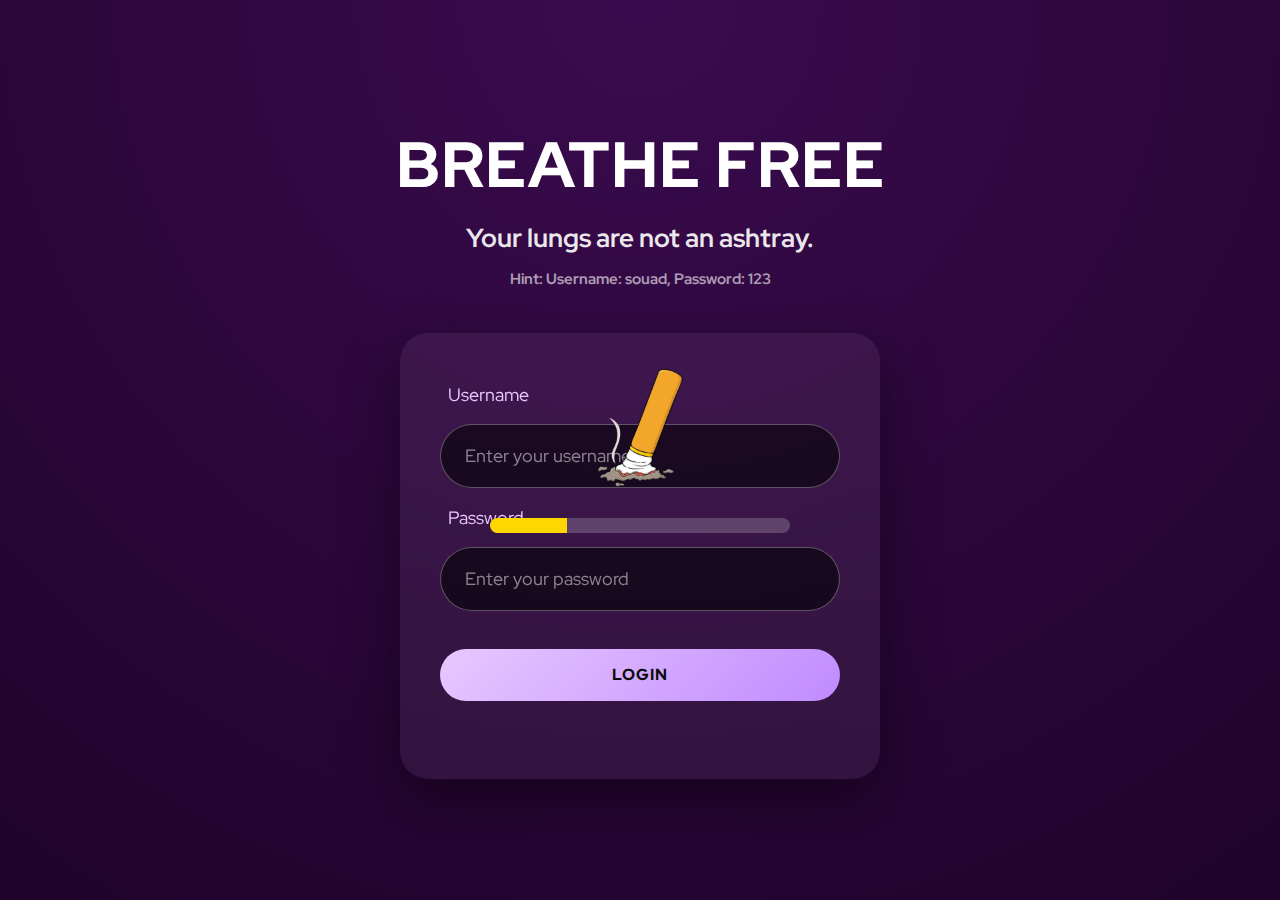
<file: index.html>
<!DOCTYPE html>
<html lang="en">
<head>
    <meta charset="UTF-8">
    <meta name="viewport" content="width=device-width, initial-scale=1.0">
    <title>LOGIN</title>
    <link rel="stylesheet" href="style.css">
</head>

<body>

    <div id="preloader">
  <div class="cookie"></div>
  <div class="progress-container">
    <div class="progress-bar" id="progress-bar"></div>
  </div>
</div>

<h1>BREATHE FREE</h1>
<h5 class="herosub">Your lungs are not an ashtray.</h5>
<h5 class="hint">Hint: Username: souad, Password: 123</h5>

<form>
    <label>Username</label>
    <input class="input" id="username" type="text" placeholder="Enter your username">

    <label>Password</label>
    <input class="input" id="password" type="password" placeholder="Enter your password">

    <button type="button" onclick="login()">LOGIN</button>

    <h1 class="error" id="error"></h1>
</form>


<script src="code.js"></script>
</body>




</html>
</file>
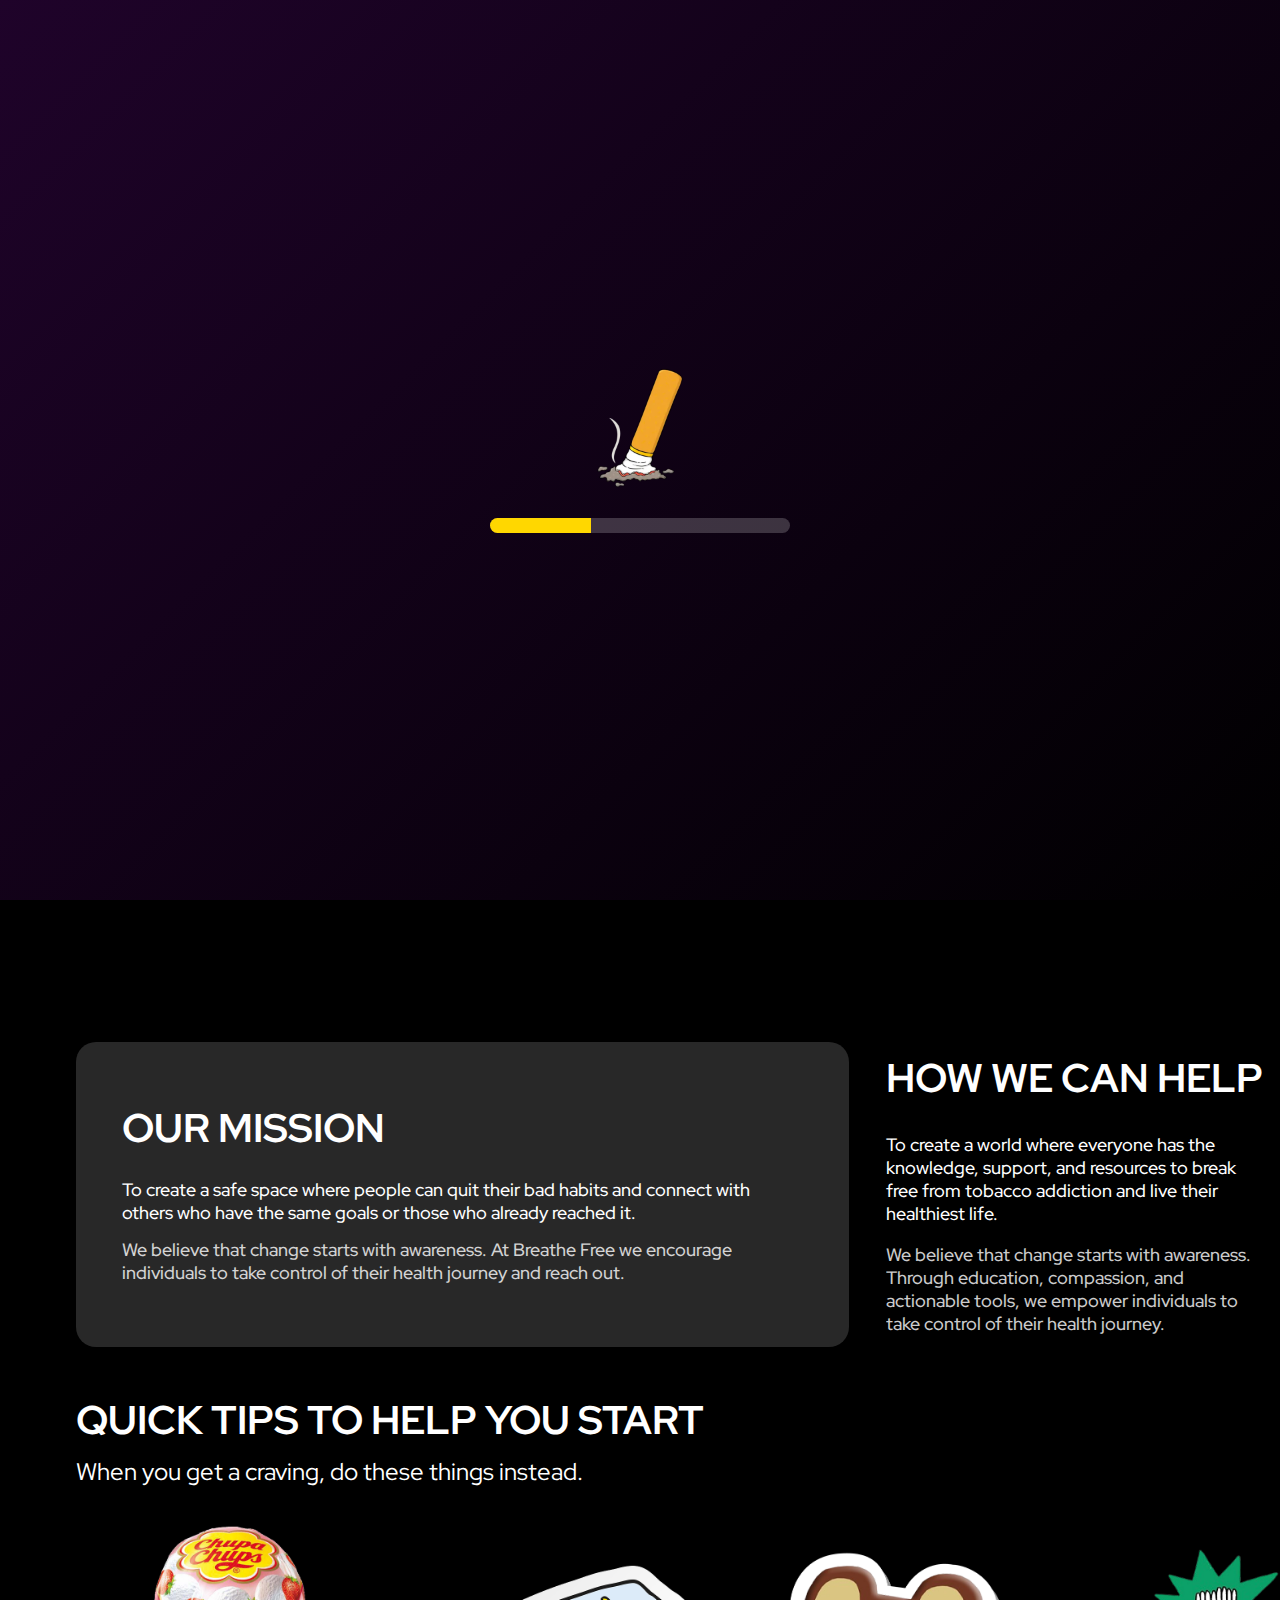
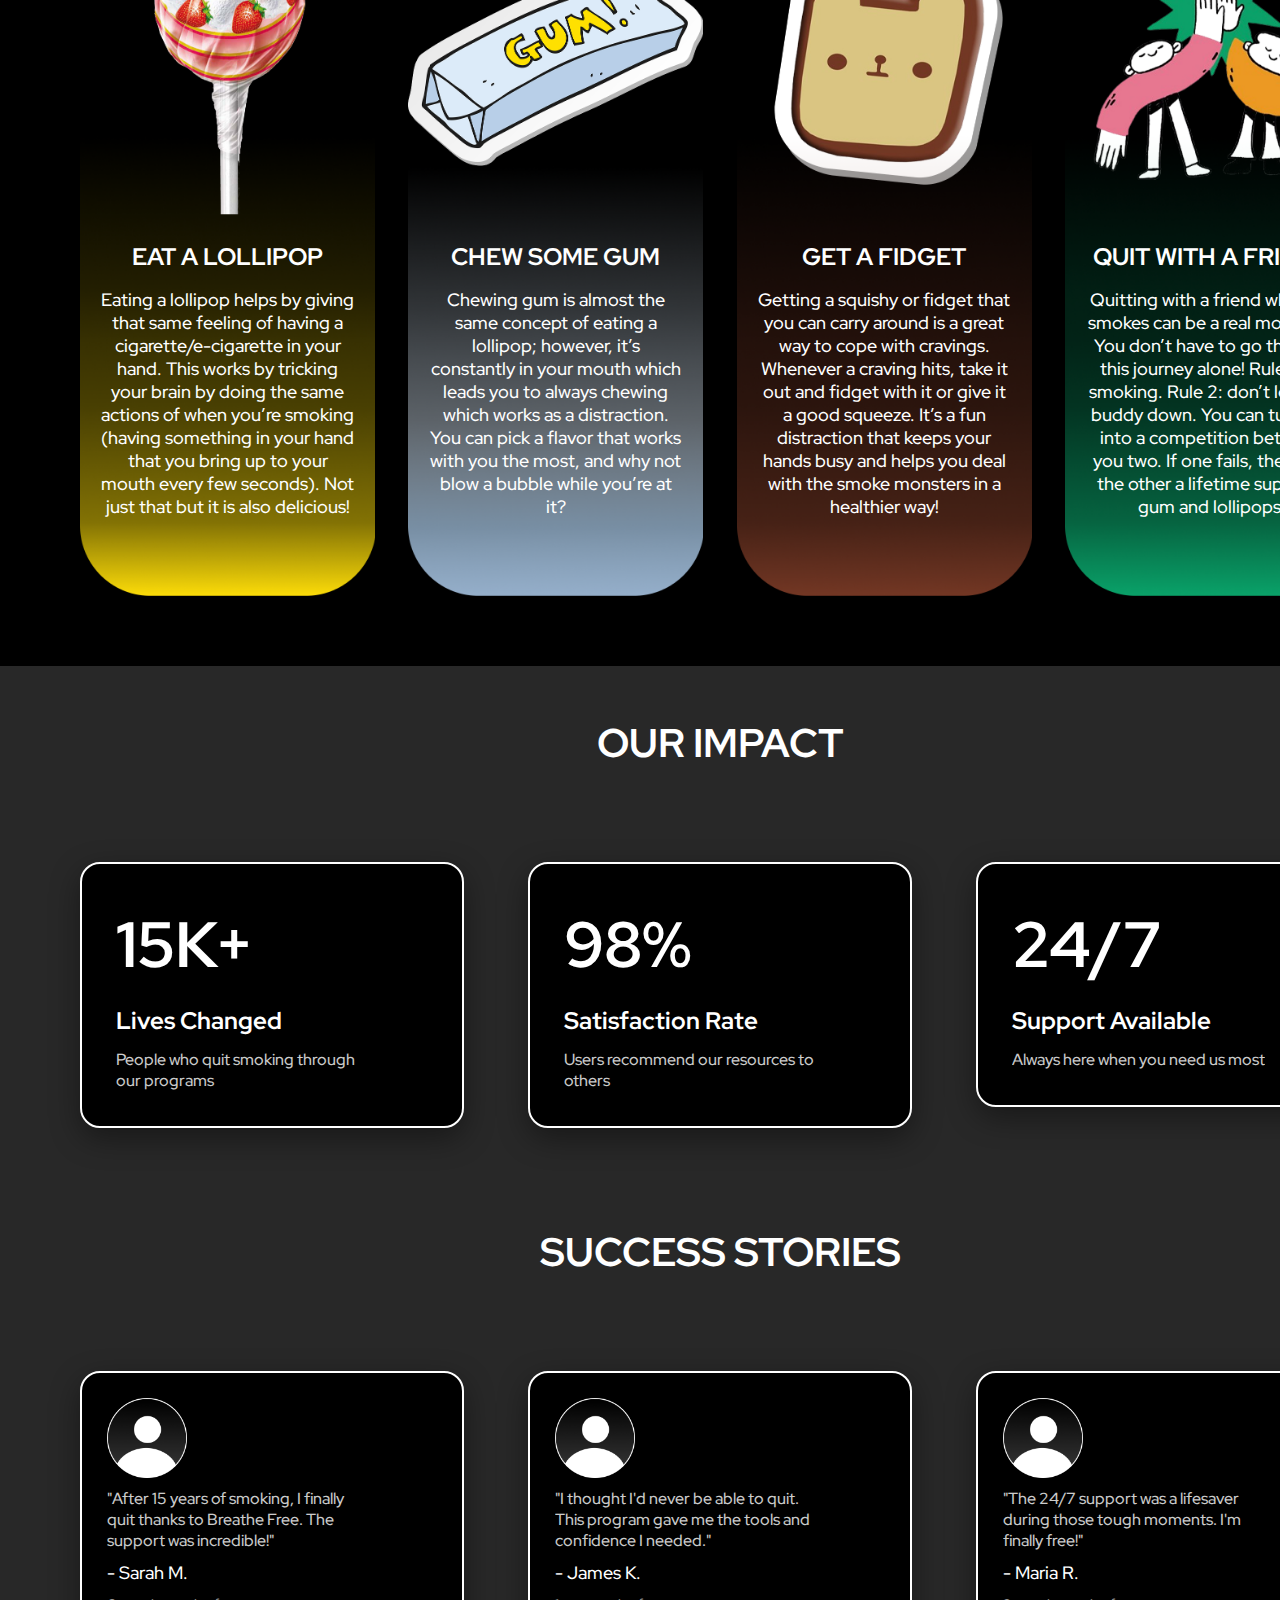
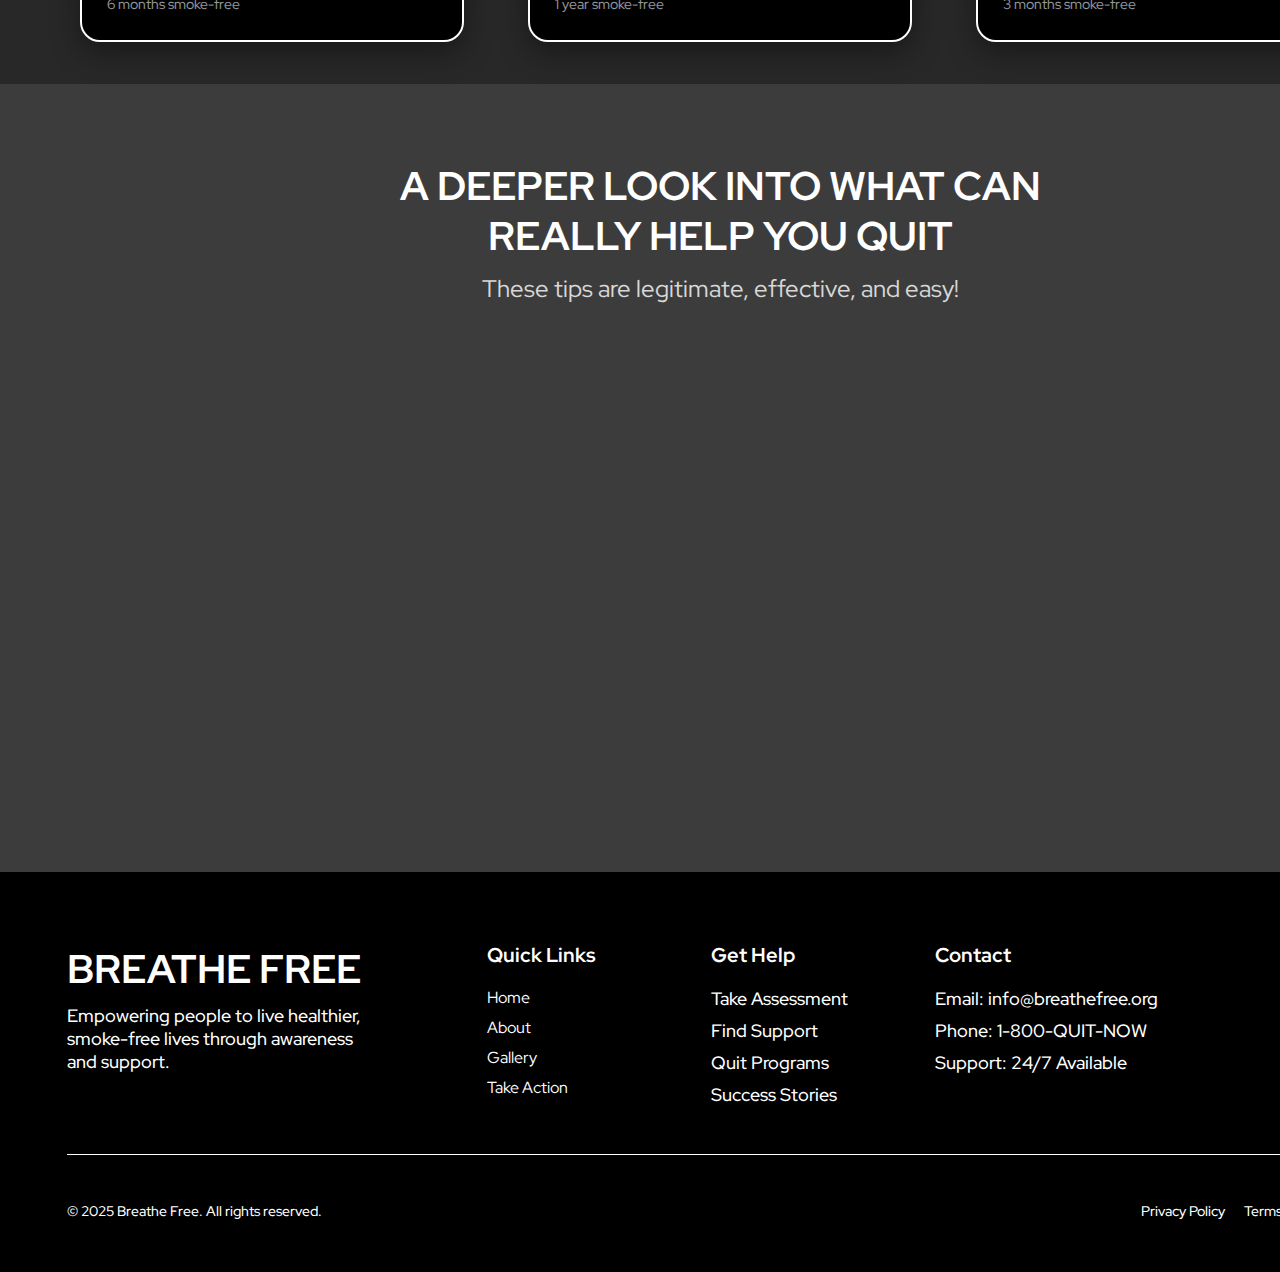
<file: about.html>
<!DOCTYPE html>
<html lang="en">
<head>
    <meta charset="UTF-8">
    <meta name="viewport" content="width=device-width, initial-scale=1.0">
    <title>ABOUT</title>
    <link rel="stylesheet" href="about.css">
</head>

<header>
    <div class="navbtn">
        <div id="toggle-mode" class="dark_mode_btn"></div>
        <div class="language"></div>
    </div>
    <nav>
        <a href="home.html">Home</a>
        <a href="about.html">About</a>
        <a href="gallery.html">Gallery</a>
        <a href="takeaction.html">Take Action</a>
        <a href="#" id="contactBtn">Contact</a>
        <a href="index.html">Login</a>
    </nav>
</header>


<body>

        <div id="preloader">
  <div class="cookie"></div>
  <div class="progress-container">
    <div class="progress-bar" id="progress-bar"></div>
  </div>
</div>
    
    <main>

        <section class="hero">
            <article class="herocont">
                <svg xmlns="http://www.w3.org/2000/svg" width="88" height="88" viewBox="0 0 88 88" fill="none" class="marg">
                <path d="M76.6562 43.8295C76.6562 61.9575 61.9575 76.6562 43.8295 76.6562C25.6987 76.6562 11 61.9575 11 43.8295C11 25.6987 25.6987 11 43.8295 11C61.9575 11 76.6562 25.6987 76.6562 43.8295Z" fill="black"/>
                <path d="M62.1583 26.9968L61.2178 29.9008C60.991 30.6014 60.9073 31.3405 60.9715 32.0741C61.0357 32.8077 61.2467 33.5209 61.5917 34.1715L62.7028 36.2698C63.1236 37.0635 63.3436 37.9482 63.3435 38.8465V41.9623C63.3435 42.6223 64.1768 42.9028 64.5783 42.3803L66.5087 39.8448C67.214 38.9187 67.6074 37.7928 67.6321 36.629C67.6568 35.4653 67.3116 34.3236 66.6463 33.3685L64.7625 30.6625C64.3851 30.1205 64.1085 29.515 63.9458 28.875L63.4782 27.0408C63.3105 26.3725 62.3728 26.3423 62.1583 26.9968ZM19.25 46.75C19.25 46.0207 19.5397 45.3212 20.0555 44.8055C20.5712 44.2897 21.2707 44 22 44H59.8125C59.9948 44 60.1697 44.0724 60.2986 44.2014C60.4276 44.3303 60.5 44.5052 60.5 44.6875V51.5625C60.5 51.7448 60.4276 51.9197 60.2986 52.0486C60.1697 52.1776 59.9948 52.25 59.8125 52.25H22C21.2707 52.25 20.5712 51.9603 20.0555 51.4446C19.5397 50.9288 19.25 50.2294 19.25 49.5V46.75ZM63.25 44.6875C63.25 44.5052 63.3224 44.3303 63.4514 44.2014C63.5803 44.0724 63.7552 44 63.9375 44H65.3125C65.4948 44 65.6697 44.0724 65.7986 44.2014C65.9276 44.3303 66 44.5052 66 44.6875V51.5625C66 51.7448 65.9276 51.9197 65.7986 52.0486C65.6697 52.1776 65.4948 52.25 65.3125 52.25H63.9375C63.7552 52.25 63.5803 52.1776 63.4514 52.0486C63.3224 51.9197 63.25 51.7448 63.25 51.5625V44.6875Z" fill="white"/>
                <path d="M44 82.5C65.263 82.5 82.5 65.263 82.5 44C82.5 22.737 65.263 5.5 44 5.5C22.737 5.5 5.5 22.737 5.5 44C5.5 65.263 22.737 82.5 44 82.5ZM62.2738 68.1092C57.02 72.1033 50.5996 74.2609 44 74.25C27.2938 74.25 13.75 60.7062 13.75 44C13.75 37.1332 16.038 30.8 19.8907 25.7262L62.2738 68.1092ZM68.1092 62.2738L25.7262 19.8907C30.98 15.8967 37.4004 13.7391 44 13.75C60.7062 13.75 74.25 27.2938 74.25 44C74.25 50.8667 71.962 57.2 68.1092 62.2738Z" fill="#F8312F"/>
                </svg>
                <h1>BREATHE FREE</h1>
                <h5 class="herosub">What are we all about?</h5>
                <p class="padding">At Breathe Free, we're dedicated to helping you live a healthier, smoke-free life. We provide clear, reliable information about the dangers of smoking and vaping, along with practical tools to help you quit or avoid starting. Whether you’re struggling with cravings, looking for motivation, or supporting someone else, we offer guidance, encouragement, and real-world strategies that make change possible. No pressure, no judgment—just support to help you breathe easier, one step at a time.</p>
                <button class="herotext">TIPS AND TRICKS</button>
            </article>

            <div id="scrollTopBtn">
            &#8679; 
            </div>

        </section>

        <section class="sec1" id="trigger-section">
            <article class="mission">
                <h2>OUR MISSION</h2>
                <p>To create a safe space where people can quit their bad habits and connect with others who have the same goals or those who already reached it. </p>
                <p class="op">We believe that change starts with awareness. At Breathe Free we encourage individuals to take control of their health journey and reach out.</p>
            </article>
            <article class="help">
                <h2>HOW WE CAN HELP</h2>
                <p>To create a world where everyone has the knowledge, support, and resources to break free from tobacco addiction and live their healthiest life.</p>
                <p class="op">We believe that change starts with awareness. Through education, compassion, and actionable tools, we empower individuals to take control of their health journey.</p>
            </article>
            <article class="s1titles">
                <h2>QUICK TIPS TO HELP YOU START</h2>
                <h5 class="s1sub">When you get a craving, do these things instead.</h5>
            </article>
            <article class="tipsntricks" id="tips"></article>
        </section>

        <section class="sec2">
            <h2>OUR IMPACT</h2>
            <article class="s2cont">
                <div class="abtcard">
                    <h5 class="abtnm">15K+</h5>
                    <h5 class="abttitle">Lives Changed</h5>
                    <p class="abtp">People who quit smoking through our programs</p>
                </div>
                <div class="abtcard">
                    <h5 class="abtnm">98%</h5>
                    <h5 class="abttitle">Satisfaction Rate</h5>
                    <p class="abtp">Users recommend our resources to others</p>
                </div>
                <div class="abtcard">
                    <h5 class="abtnm">24/7</h5>
                    <h5 class="abttitle">Support Available</h5>
                    <p class="abtp">Always here when you need us most</p>
                </div>
            </article>
            <h2>SUCCESS STORIES</h2>
            <article class="s2cont">
                <div class="abtcard">
                    <div class="pfp"></div>
                    <p class="abtp2">"After 15 years of smoking, I finally quit thanks to Breathe Free. The support was incredible!"</p>
                    <p class="name">- Sarah M.</p>
                    <h5 class="time">6 months smoke-free</h5>
                </div>
                <div class="abtcard">
                    <div class="pfp"></div>
                    <p class="abtp2">"I thought I'd never be able to quit. This program gave me the tools and confidence I needed."</p>
                    <p class="name">- James K.</p>
                    <h5 class="time">1 year smoke-free</h5>
                </div>
                <div class="abtcard">
                    <div class="pfp"></div>
                    <p class="abtp2">"The 24/7 support was a lifesaver during those tough moments. I'm finally free!"</p>
                    <p class="name">- Maria R.</p>
                    <h5 class="time">3 months smoke-free</h5>
                </div>

            </article>
        </section>

        <section class="sec3">
            <div class="sec3-header">
                <h2 class="height">A DEEPER LOOK INTO WHAT CAN             <br>
                    REALLY HELP YOU QUIT</h2>
                <h5 class="sec3-subtitle">
                    These tips are legitimate, effective, and easy!
                </h5>
            </div>

            <article class="cards-container" id="cards-container"></article>
        </section>


    </main>

    <script src="about.js"></script>
</body>

<footer id="footer">
    <article class="footerlinks">
        <div class="footercont">
            <h5 class="footertitle">BREATHE FREE</h5>
            <p class="leftalign2">Empowering people to live healthier, smoke-free lives through awareness and support.</p>
        </div>
        <div class="footercont">
            <h5 class="linktiles">Quick Links</h5>
            <a href="home.html" class="leftalign">Home</a>
            <a href="about.html" class="leftalign">About</a>
            <a href="gallery.html" class="leftalign">Gallery</a>
            <a href="takeaction.html"class="leftalign">Take Action</a>
        </div>
        <div class="footercont">
            <h5 class="linktiles">Get Help</h5>
            <p class="leftalign">Take Assessment</p>
            <p class="leftalign">Find Support</p>
            <p class="leftalign">Quit Programs</p>
            <p class="leftalign">Success Stories</p>
        </div>
        <div class="footercont">
            <h5 class="linktiles">Contact</h5>
            <p class="leftalign">Email: info@breathefree.org</p>
            <p class="leftalign">Phone: 1-800-QUIT-NOW</p>
            <p class="leftalign">Support: 24/7 Available</p>
        </div>
    </article>
    <div class="line"></div>
    <article class="policy">
        <p class="terms mright">© 2025 Breathe Free. All rights reserved.</p>
        <p class="terms">Privacy Policy</p>
        <p class="terms">Terms of Service</p>
    </article>
</footer>

</html>
</file>
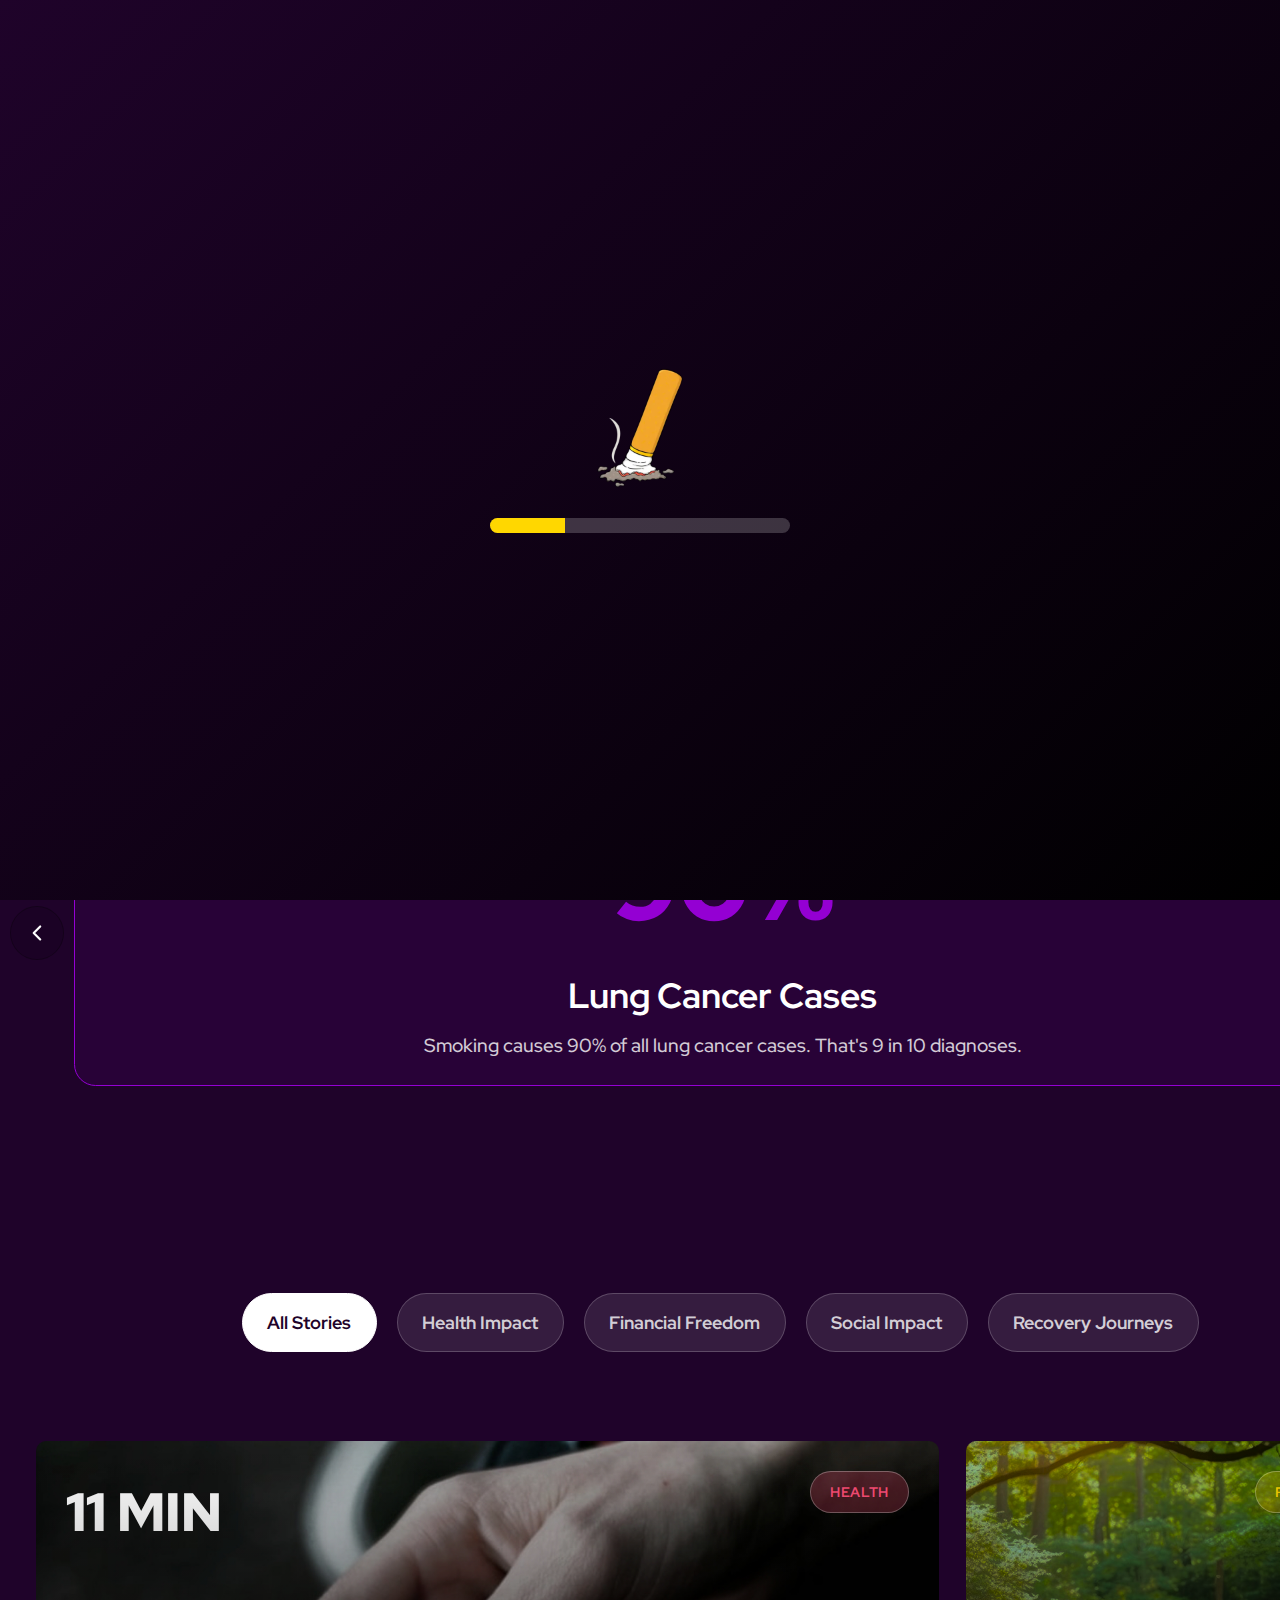
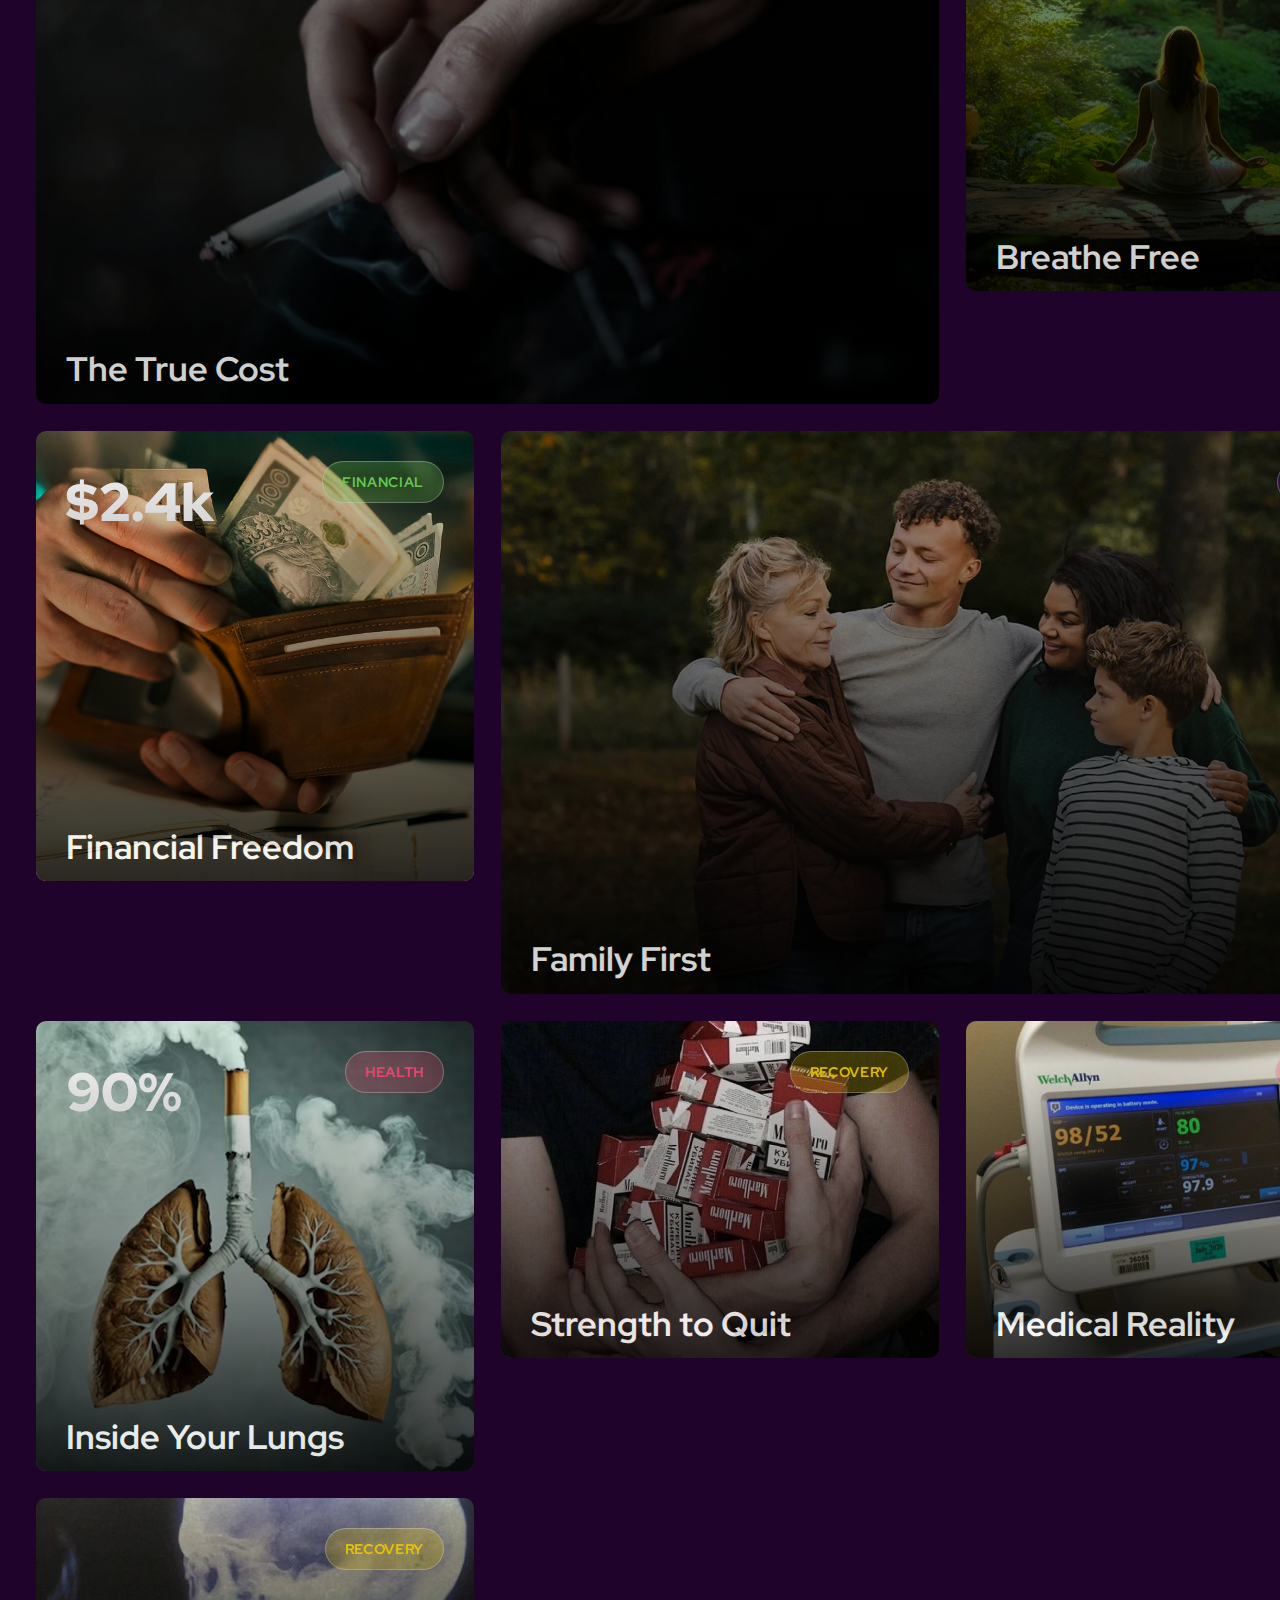
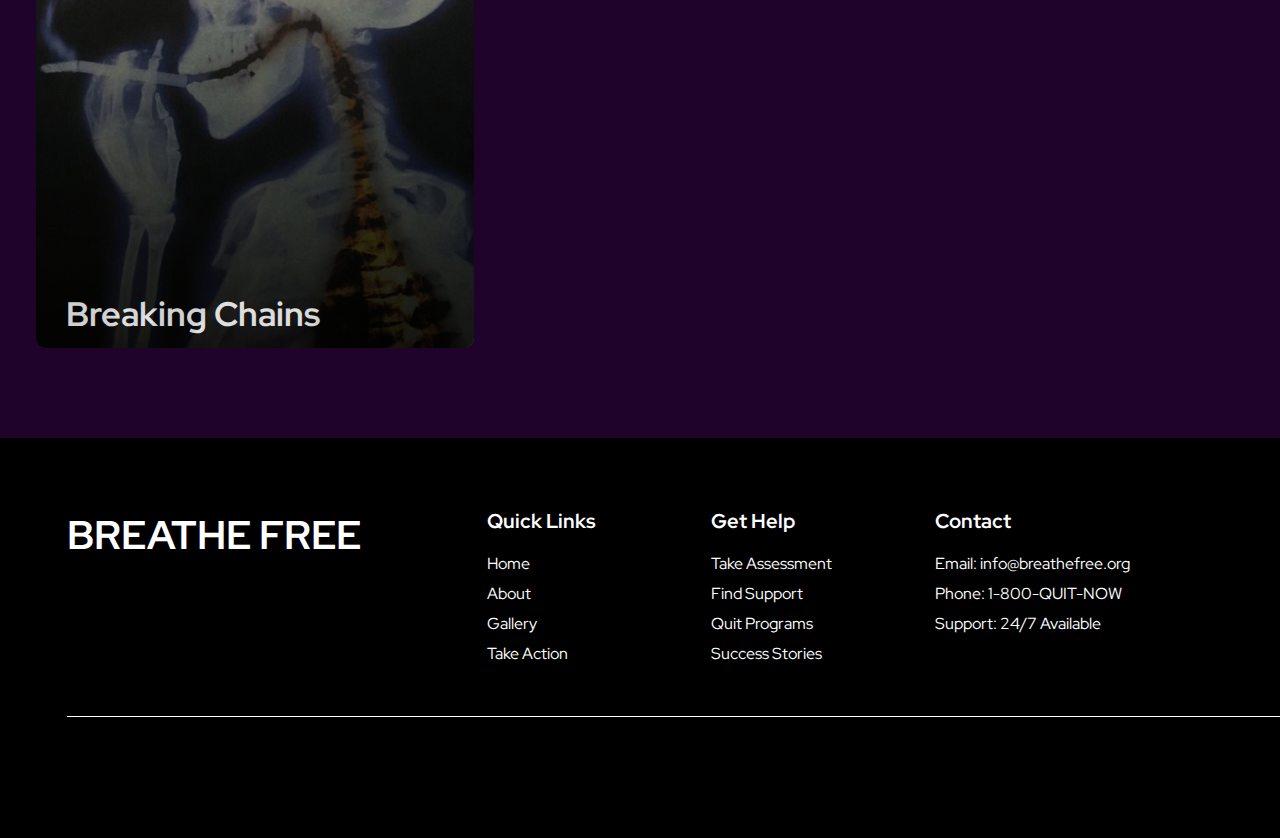
<file: gallery.html>
<!DOCTYPE html>
<html lang="en">
<head>
    <meta charset="UTF-8">
    <meta name="viewport" content="width=device-width, initial-scale=1.0">
    <title>GALLERY</title>
    <link rel="stylesheet" href="gallery.css">
</head>


<header>
    <div class="navbtn">
        <div id="toggle-mode" class="dark_mode_btn"></div>
        <div class="language"></div>
    </div>
    <nav>
        <a href="home.html">Home</a>
        <a href="about.html">About</a>
        <a href="gallery.html">Gallery</a>
        <a href="takeaction.html">Take Action</a>
        <a href="#" id="contactBtn">Contact</a>
        <a href="index.html">Login</a>
    </nav>
</header>


<body>

    <div id="preloader">
  <div class="cookie"></div>
  <div class="progress-container">
    <div class="progress-bar" id="progress-bar"></div>
  </div>
</div>


    
    <main>

        <section class="hero">
            <div class="heroimg"  id="heroimg"></div>
            <article class="herocont">
                <h1>GALLERY OF TRUTH</h1>
                <h5 class="herosub">Real stories. Real impact. Real hope.</h5>
                <h5 class="herop">Explore the devastating effects of smoking and the inspiring journeys of those who broke free</h5>
            </article>

            <div id="scrollTopBtn">
            &#8679; 
            </div>

        </section>

        <section class="slides">


            <div class="arrows left-arrow">
                <svg xmlns="http://www.w3.org/2000/svg" width="26" height="26" viewBox="0 0 26 26" fill="none">
                <path d="M16.2052 19.446L9.72314 12.964L16.2052 6.48193" stroke="white" stroke-width="2.16068" stroke-linecap="round" stroke-linejoin="round"/>
                </svg>
            </div>

            <article class="popup">
                <h5 class="putitle">90%</h5>
                <h5 class="pusub">Lung Cancer Cases</h5>
                <h5 class="putext">Smoking causes 90% of all lung cancer cases. That's 9 in 10 diagnoses.</h5>
            </article>

            <article class="popup2">
                <h5 class="putitle2">$12.9K</h5>
                <h5 class="pusub">Yearly Cost</h5>
                <h5 class="putext">Average household spending on cigarettes - money that could fuel dreams instead.</h5>
            </article>

            <article class="popup3">
                <h5 class="putitle3">20 MIN</h5>
                <h5 class="pusub">Recovery Starts</h5>
                <h5 class="putext">Just 20 minutes after quitting, your heart rate begins to normalize.</h5>
            </article>

            <article class="popup4">
                <h5 class="putitle4">8M+</h5>
                <h5 class="pusub">Deaths Annually</h5>
                <h5 class="putext">More than 8 million people die each year from smoking-related causes worldwide.</h5>
            </article>

            <div class="arrows right-arrow">
                <svg xmlns="http://www.w3.org/2000/svg" width="26" height="26" viewBox="0 0 26 26" fill="none">
                <path d="M9.72363 19.446L16.2057 12.964L9.72363 6.48193" stroke="white" stroke-width="2.16068" stroke-linecap="round" stroke-linejoin="round"/>
                </svg>
            </div>


        </section>

        <div class="btnbar">
            <h5 class="btns selectedbtn">All Stories</h5>
            <h5 class="btns">Health Impact</h5>
            <h5 class="btns">Financial Freedom</h5>
            <h5 class="btns">Social Impact</h5>
            <h5 class="btns">Recovery Journeys</h5>
        </div>

        <div class="grid">
            <!-- Row 1 -->
            <div class="row">
                <div class="card big">
                    <div class="card-bg1"></div>
                    <h3>11 MIN</h3>
                    <h5 class="cardbtn btn1">health</h5>
                    <div class="cardcont">
                        <h5 class="cardtitle">The True Cost</h5>
                        <h5 class="cardtext">Every cigarette takes 11 minutes off your life. That's time you'll never get back with loved ones.</h5>
                    </div>
                </div>
                <div class="card medium">
                    <div class="card-bg2"></div>
                    <h5 class="cardbtn btn2">recovery</h5>
                    <div class="cardcont">
                        <h5 class="cardtitle">Breathe Free</h5>
                        <h5 class="cardtext">Your lungs begin healing within weeks of quitting. Nature's power meets human resilience.</h5>
                    </div>
                </div>
            </div>

            <!-- Row 2 -->
            <div class="row">
                <div class="card medium">
                    <div class="card-bg3"></div>
                    <div class="cardcont">
                        <h5 class="cardtitle">Financial Freedom</h5>
                        <h5 class="cardtext">The average smoker spends $2,400 yearly. Imagine what you could do with that money.</h5>
                    </div>
                    <h3>$2.4k</h3>
                    <h5 class="cardbtn btn3">financial</h5>
                </div>
                <div class="card big">
                    <div class="card-bg4"></div>
                    <h5 class="cardbtn btn4">social</h5>
                    <div class="cardcont">
                        <h5 class="cardtitle">Family First</h5>
                        <h5 class="cardtext">Secondhand smoke affects those you love most. Choose their health. Choose their future.</h5>
                    </div>
                </div>
            </div>

            <!-- Row 3 -->
            <div class="row">
                <div class="card medium">
                    <div class="card-bg5"></div>
                    <h3>90%</h3>
                    <h5 class="cardbtn btn1">health</h5>
                    <div class="cardcont">
                        <h5 class="cardtitle">Inside Your Lungs</h5>
                        <h5 class="cardtext">This is what smoking does to your respiratory system. The damage is real, but recovery is possible.</h5>
                    </div>
                </div>
                <div class="card small">
                    <div class="card-bg6"></div>
                    <h5 class="cardbtn btn2">recovery</h5>
                    <div class="cardcont">
                        <h5 class="cardtitle">Strength to Quit</h5>
                        <h5 class="cardtext">Breaking free is the ultimate act of self-love. Your body is your temple - protect it.</h5>
                    </div>
                </div>
                <div class="card small">
                    <div class="card-bg7"></div>
                    <h5 class="cardbtn btn1">health</h5>
                    <div class="cardcont">
                        <h5 class="cardtitle">Medical Reality</h5>
                        <h5 class="cardtext">Hospitals treat millions of smoking-related illnesses annually. Prevention is always better than treatment.</h5>
                    </div>
                </div>
            </div>

            <!-- Row 4 -->
            <div class="row">
                <div class="card medium">
                    <div class="card-bg8"></div>
                    <h5 class="cardbtn btn2">recovery</h5>
                    <div class="cardcont">
                        <h5 class="cardtitle">Breaking Chains</h5>
                        <h5 class="cardtext">Every crushed cigarette is a victory. Every day smoke-free is a triumph. You are stronger than addiction.</h5>
                    </div>
                </div>
            </div>
        </div>


        <div id="lightbox" class="lightbox">
        <span id="lightboxClose">&times;</span>
        <div class="lightbox-img"></div>
        </div>


    </main>
    

    <script src="gallery.js"></script>
</body>

<footer id="footer">
    <article class="footerlinks">
        <div class="footercont">
            <h5 class="footertitle">BREATHE FREE</h5>
            <p class="leftalign2">Empowering people to live healthier, smoke-free lives through awareness and support.</p>
        </div>
        <div class="footercont">
            <p class="linktiles">Quick Links</p>
            <a href="home.html" class="leftalign">Home</a>
            <a href="about.html" class="leftalign">About</a>
            <a href="gallery.html" class="leftalign">Gallery</a>
            <a href="takeaction.html"class="leftalign">Take Action</a>
        </div>
        <div class="footercont">
            <p class="linktiles">Get Help</p>
            <p class="leftalign">Take Assessment</p>
            <p class="leftalign">Find Support</p>
            <p class="leftalign">Quit Programs</p>
            <p class="leftalign">Success Stories</p>
        </div>
        <div class="footercont">
            <p class="linktiles">Contact</p>
            <p class="leftalign">Email: info@breathefree.org</p>
            <p class="leftalign">Phone: 1-800-QUIT-NOW</p>
            <p class="leftalign">Support: 24/7 Available</p>
        </div>
    </article>
    <div class="line"></div>
    <article class="policy">
        <p class="terms mright">© 2025 Breathe Free. All rights reserved.</p>
        <p class="terms">Privacy Policy</p>
        <p class="terms">Terms of Service</p>
    </article>
</footer>

</html>
</file>
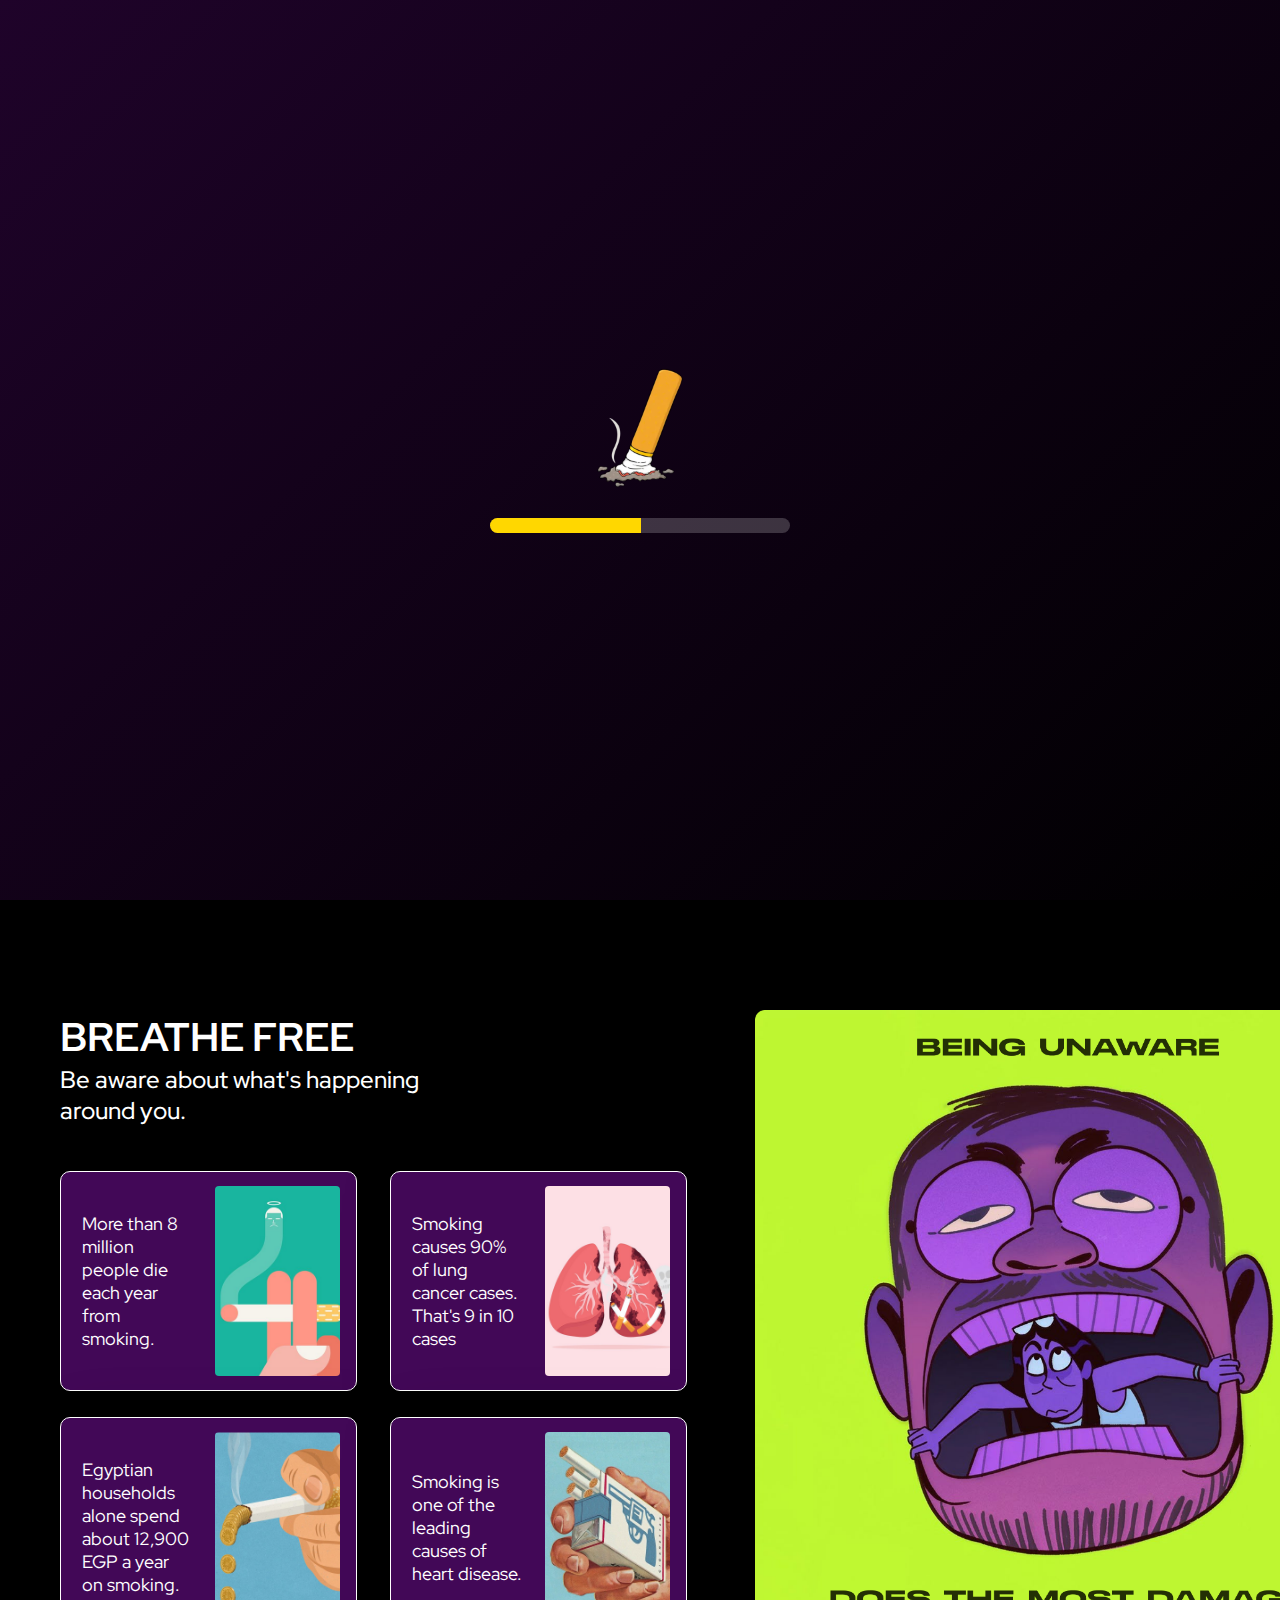
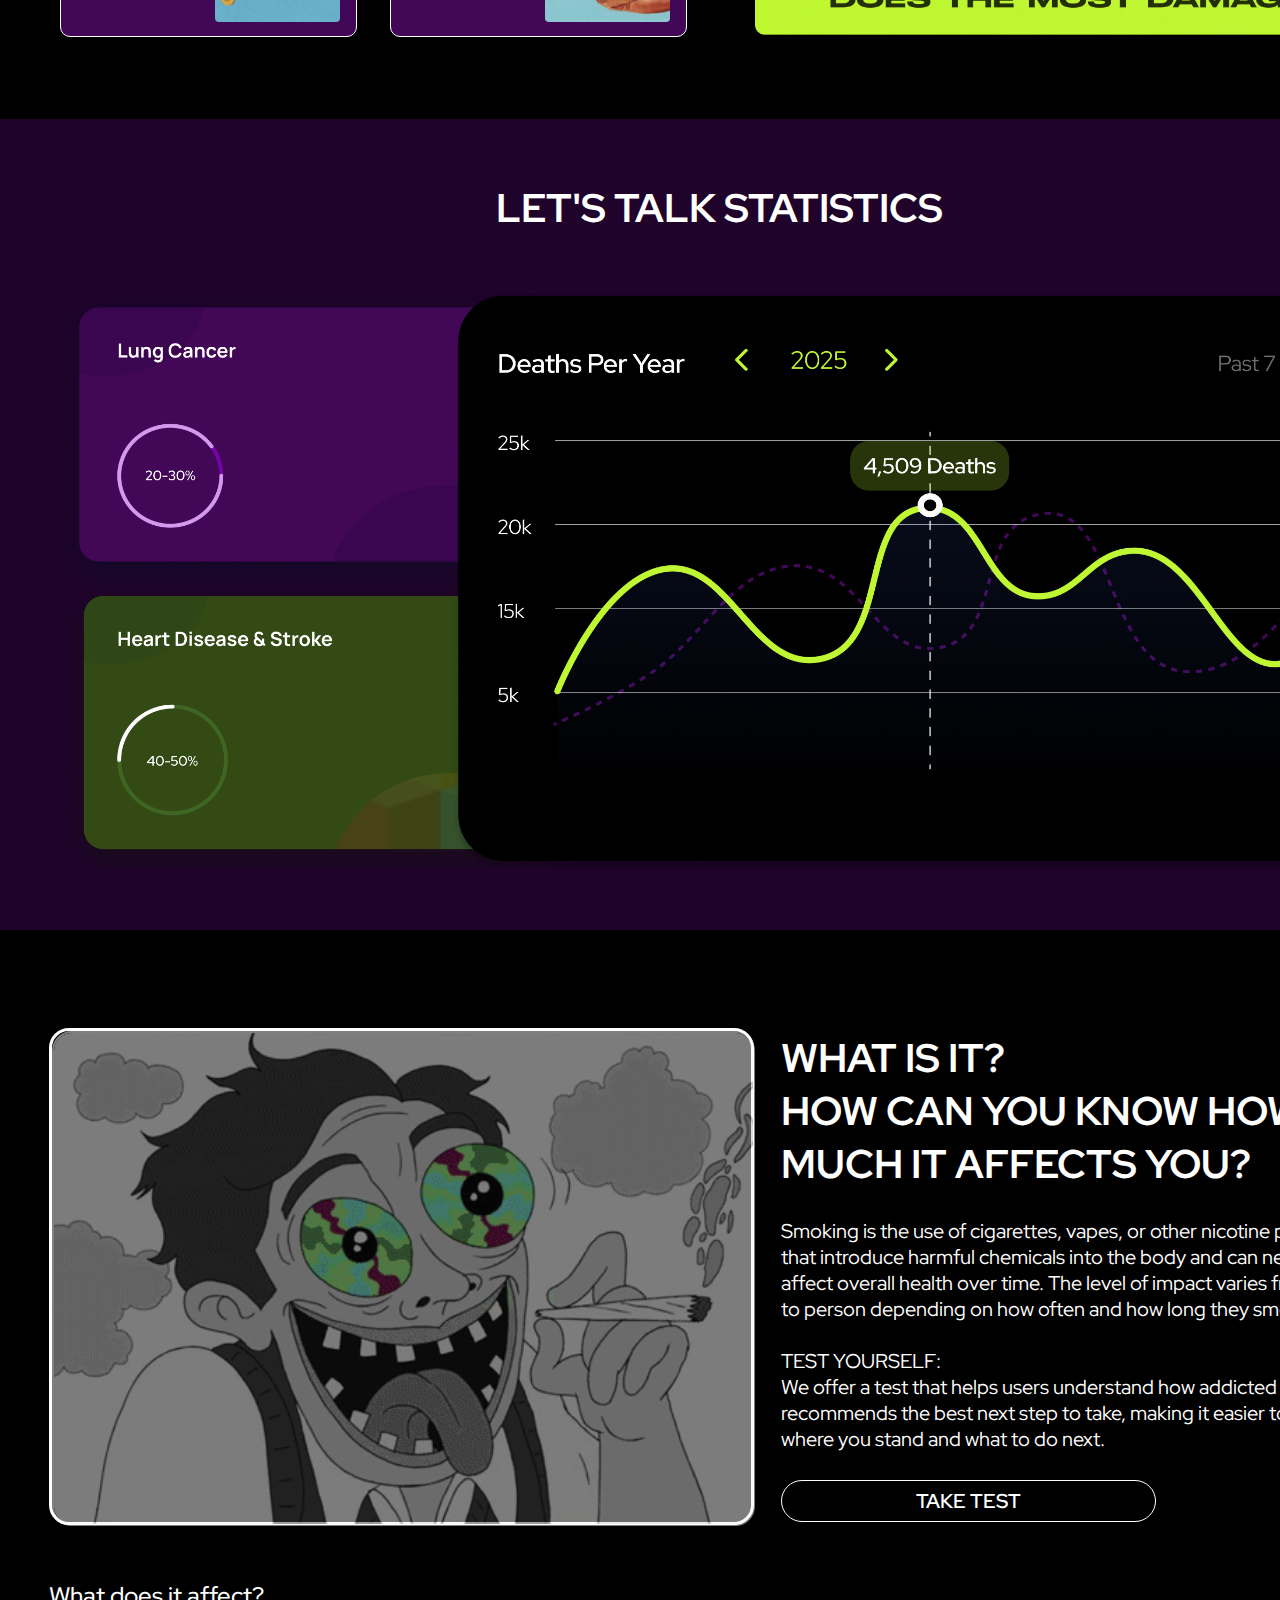
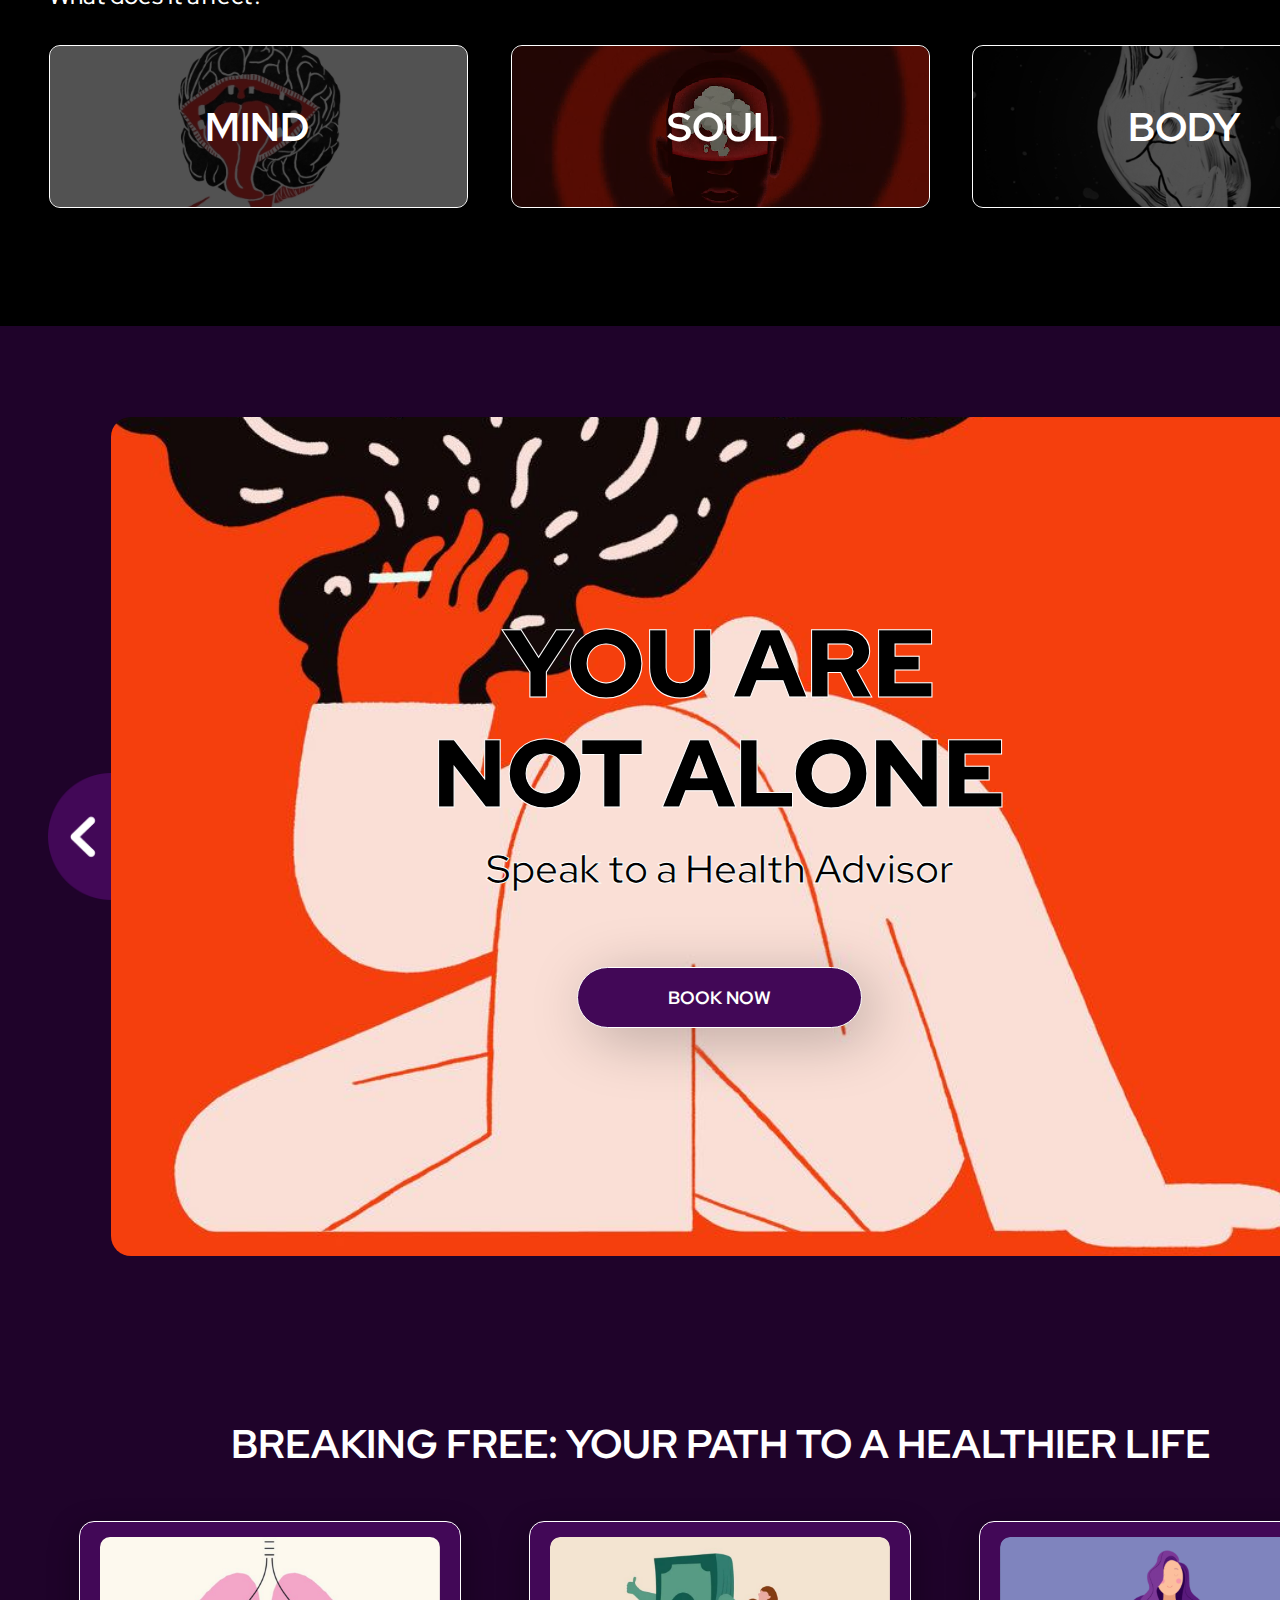
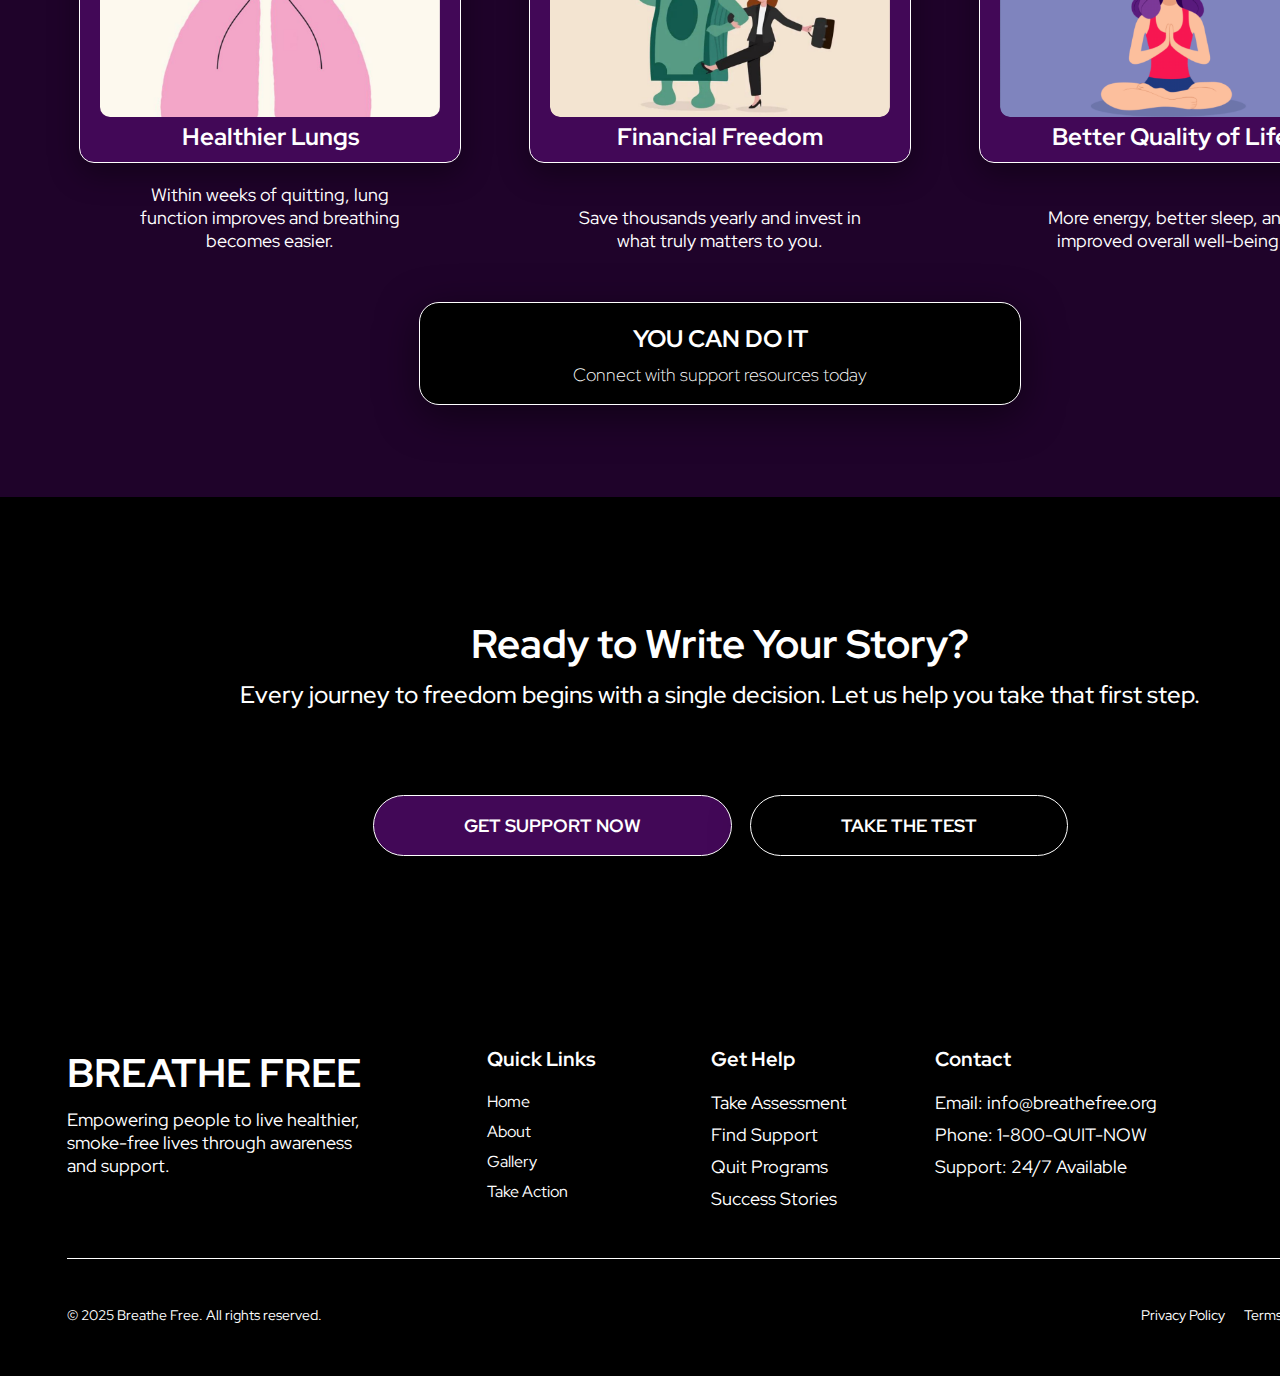
<file: home.html>
<!DOCTYPE html>
<html lang="en">
<head>
    <meta charset="UTF-8">
    <meta name="viewport" content="width=device-width, initial-scale=1.0">
    <title>HOME</title>
    <link rel="stylesheet" href="home.css">
</head>

<header>
    <div class="navbtn">
        <div id="toggle-mode" class="dark_mode_btn"></div>
        <div class="language"></div>
    </div>
    <nav>
        <a href="home.html">Home</a>
        <a href="about.html">About</a>
        <a href="gallery.html">Gallery</a>
        <a href="takeaction.html">Take Action</a>
        <a href="#" id="contactBtn">Contact</a>
        <a href="index.html">Login</a>
    </nav>
</header>

<body>

        <div id="preloader">
  <div class="cookie"></div>
  <div class="progress-container">
    <div class="progress-bar" id="progress-bar"></div>
  </div>
</div>

    <main>

        <section class="hero">
            <article class="herocont">
                <svg xmlns="http://www.w3.org/2000/svg" width="88" height="88" viewBox="0 0 88 88" fill="none" class="marg">
                <path d="M76.6562 43.8295C76.6562 61.9575 61.9575 76.6562 43.8295 76.6562C25.6987 76.6562 11 61.9575 11 43.8295C11 25.6987 25.6987 11 43.8295 11C61.9575 11 76.6562 25.6987 76.6562 43.8295Z" fill="black"/>
                <path d="M62.1583 26.9968L61.2178 29.9008C60.991 30.6014 60.9073 31.3405 60.9715 32.0741C61.0357 32.8077 61.2467 33.5209 61.5917 34.1715L62.7028 36.2698C63.1236 37.0635 63.3436 37.9482 63.3435 38.8465V41.9623C63.3435 42.6223 64.1768 42.9028 64.5783 42.3803L66.5087 39.8448C67.214 38.9187 67.6074 37.7928 67.6321 36.629C67.6568 35.4653 67.3116 34.3236 66.6463 33.3685L64.7625 30.6625C64.3851 30.1205 64.1085 29.515 63.9458 28.875L63.4782 27.0408C63.3105 26.3725 62.3728 26.3423 62.1583 26.9968ZM19.25 46.75C19.25 46.0207 19.5397 45.3212 20.0555 44.8055C20.5712 44.2897 21.2707 44 22 44H59.8125C59.9948 44 60.1697 44.0724 60.2986 44.2014C60.4276 44.3303 60.5 44.5052 60.5 44.6875V51.5625C60.5 51.7448 60.4276 51.9197 60.2986 52.0486C60.1697 52.1776 59.9948 52.25 59.8125 52.25H22C21.2707 52.25 20.5712 51.9603 20.0555 51.4446C19.5397 50.9288 19.25 50.2294 19.25 49.5V46.75ZM63.25 44.6875C63.25 44.5052 63.3224 44.3303 63.4514 44.2014C63.5803 44.0724 63.7552 44 63.9375 44H65.3125C65.4948 44 65.6697 44.0724 65.7986 44.2014C65.9276 44.3303 66 44.5052 66 44.6875V51.5625C66 51.7448 65.9276 51.9197 65.7986 52.0486C65.6697 52.1776 65.4948 52.25 65.3125 52.25H63.9375C63.7552 52.25 63.5803 52.1776 63.4514 52.0486C63.3224 51.9197 63.25 51.7448 63.25 51.5625V44.6875Z" fill="white"/>
                <path d="M44 82.5C65.263 82.5 82.5 65.263 82.5 44C82.5 22.737 65.263 5.5 44 5.5C22.737 5.5 5.5 22.737 5.5 44C5.5 65.263 22.737 82.5 44 82.5ZM62.2738 68.1092C57.02 72.1033 50.5996 74.2609 44 74.25C27.2938 74.25 13.75 60.7062 13.75 44C13.75 37.1332 16.038 30.8 19.8907 25.7262L62.2738 68.1092ZM68.1092 62.2738L25.7262 19.8907C30.98 15.8967 37.4004 13.7391 44 13.75C60.7062 13.75 74.25 27.2938 74.25 44C74.25 50.8667 71.962 57.2 68.1092 62.2738Z" fill="#F8312F"/>
                </svg>
                <h1>BREATHE FREE</h1>
                <h5 class="herosub">Your lungs are not an ashtray.</h5>
                <p class="padding">Smoking may seem like a personal choice, but its consequences reach far beyond the individual. It damages nearly every organ in the body, increases the risk of heart disease, stroke, cancer, and lung conditions, and exposes others to harmful secondhand smoke. What often begins as a habit can quickly become an addiction that is difficult to escape, affecting physical health, mental well-being, and quality of life. By raising awareness and sharing clear, honest information, we can empower people to make informed decisions, protect those around them, and take steps toward a healthier, smoke-free future.</p>
                <button class="herotext">LEARN MORE</button>
            </article>
            <div id="scrollTopBtn">
            &#8679; 
            </div>

        </section>

        <section class="sec1" id="trigger-section">
            <article class="s1cont">
                <h2>BREATHE FREE</h2>
                <h5 class="s1sub">Be aware about what's happening around you.</h5>
                <article class="cardgrid">
                    <div class="card">
                        <p class="cardtext">More than 8 million people die each year from smoking.</p>
                        <img src="assets/homecard1.png" alt="" class="cardimg">
                    </div>
                    <div class="card">
                        <p class="cardtext">Smoking causes 90% of lung cancer cases. That's 9 in 10 cases</p>
                        <img src="assets/homecard2.png" alt="" class="cardimg">
                    </div>
                    <div class="card">
                        <p class="cardtext">Egyptian households alone spend about 12,900 EGP a year on smoking.</p>
                        <img src="assets/homecard3.png" alt="" class="cardimg">
                    </div>
                    <div class="card">
                        <p class="cardtext">Smoking is one of the leading causes of heart disease.</p>
                        <img src="assets/homecard4.png" alt="" class="cardimg">
                    </div>
                </article>
            </article>
            <article class="s1cont">
                <img src="assets/card2img.png" alt="" class="card2img">
            </article>
        </section>

        <section class="sec2">
            <h2>LET'S TALK STATISTICS</h2>
            <article class="stats"></article>
        </section>

        <section class="sec3">
            <article class="s3cont">
                <div class="bigvideomask"><img src="assets/bigvideo.gif" alt="" class="bigvideo"></div>
                <div class="s3text">
                    <h2>WHAT IS IT? <br>
                        HOW CAN YOU KNOW HOW <br>
                        MUCH IT AFFECTS YOU?</h2>
                    <p class="s3p">
                        Smoking is the use of cigarettes, vapes, or other nicotine products that introduce harmful chemicals into the body and can negatively affect overall health over time. The level of impact varies from person to person depending on how often and how long they smoke. <br>
                        <br>
                        TEST YOURSELF: <br>
                        We offer a test that helps users understand how addicted they are and recommends the best next step to take, making it easier to know where you stand and what to do next.
                    </p>
                    <button class="s3btn">TAKE TEST</button>
                </div>
            </article>
            <h5 class="s1sub">What does it affect?</h5>
            <article class="s3cont">
                <div class="videomask">
                    <h2 class="vidtitle">MIND</h2>
                    <div class="vid1"></div>
                </div>
                <div class="videomask">
                    <h2 class="vidtitle">SOUL</h2>
                    <video class="vid2" autoplay muted loop playsinline>
                        <source src="assets/soul.mp4" type="video/mp4" />
                    </video>
                </div>
                <div class="videomask">
                    <h2 class="vidtitle">BODY</h2>
                    <div class="vid3"></div>
                </div>
            </article>
        </section>

        <section class="sec4"> 
            <button class="arrow1"></button>

            <article class="imageslides">
                <div class="slides-track">
                    <div class="slide slide1"></div>
                    <div class="slide slide2"></div>
                    <div class="slide slide3"></div>
                    <div class="slide slide4"></div>
                    <div class="slide slide5"></div>
                    <div class="slide slide6"></div>
                    <div class="slide slide7"></div>
                </div>
                <div class="overlay-content">
                    <h5 class="slidestitle">YOU ARE NOT ALONE</h5>
                    <h5 class="slidessub">Speak to a Health Advisor</h5>
                    <button class="herotext" id="booknow">BOOK NOW</button>
                </div>
            </article>

            <button class="arrow2"></button>
        </section>

        <section class="sec5">
            <h2>BREAKING FREE: YOUR PATH TO A HEALTHIER LIFE</h2>
            <article class="s5cont" id="array1"></article>
            <div class="s5btn">
                <h5 class="card22title">YOU CAN DO IT</h5>
                <p class="btntxt">Connect with support resources today</p>
            </div>
        </section>

        <section class="sec6">
            <h2>Ready to Write Your Story?</h2>
            <h5 class="s6text">Every journey to freedom begins with a single decision. Let us help you take that first step.</h5>
            <article class="btnsdiv">
                <button class="herotext">GET SUPPORT NOW</button>
                <button class="herotext btn2">TAKE THE TEST</button>
            </article>
        </section>

    </main>

    <script src="home.js"></script>
    
</body>

<footer id="footer">
    <article class="footerlinks">
        <div class="footercont">
            <h5 class="footertitle">BREATHE FREE</h5>
            <p class="leftalign2">Empowering people to live healthier, smoke-free lives through awareness and support.</p>
        </div>
        <div class="footercont">
            <p class="linktiles">Quick Links</p>
            <a href="home.html" class="leftalign">Home</a>
            <a href="about.html" class="leftalign">About</a>
            <a href="gallery.html" class="leftalign">Gallery</a>
            <a href="takeaction.html"class="leftalign">Take Action</a>
        </div>
        <div class="footercont">
            <p class="linktiles">Get Help</p>
            <p class="leftalign">Take Assessment</p>
            <p class="leftalign">Find Support</p>
            <p class="leftalign">Quit Programs</p>
            <p class="leftalign">Success Stories</p>
        </div>
        <div class="footercont">
            <p class="linktiles">Contact</p>
            <p class="leftalign">Email: info@breathefree.org</p>
            <p class="leftalign">Phone: 1-800-QUIT-NOW</p>
            <p class="leftalign">Support: 24/7 Available</p>
        </div>
    </article>
    <div class="line"></div>
    <article class="policy">
        <p class="terms mright">© 2025 Breathe Free. All rights reserved.</p>
        <p class="terms">Privacy Policy</p>
        <p class="terms">Terms of Service</p>
    </article>
</footer>


</html>
</file>
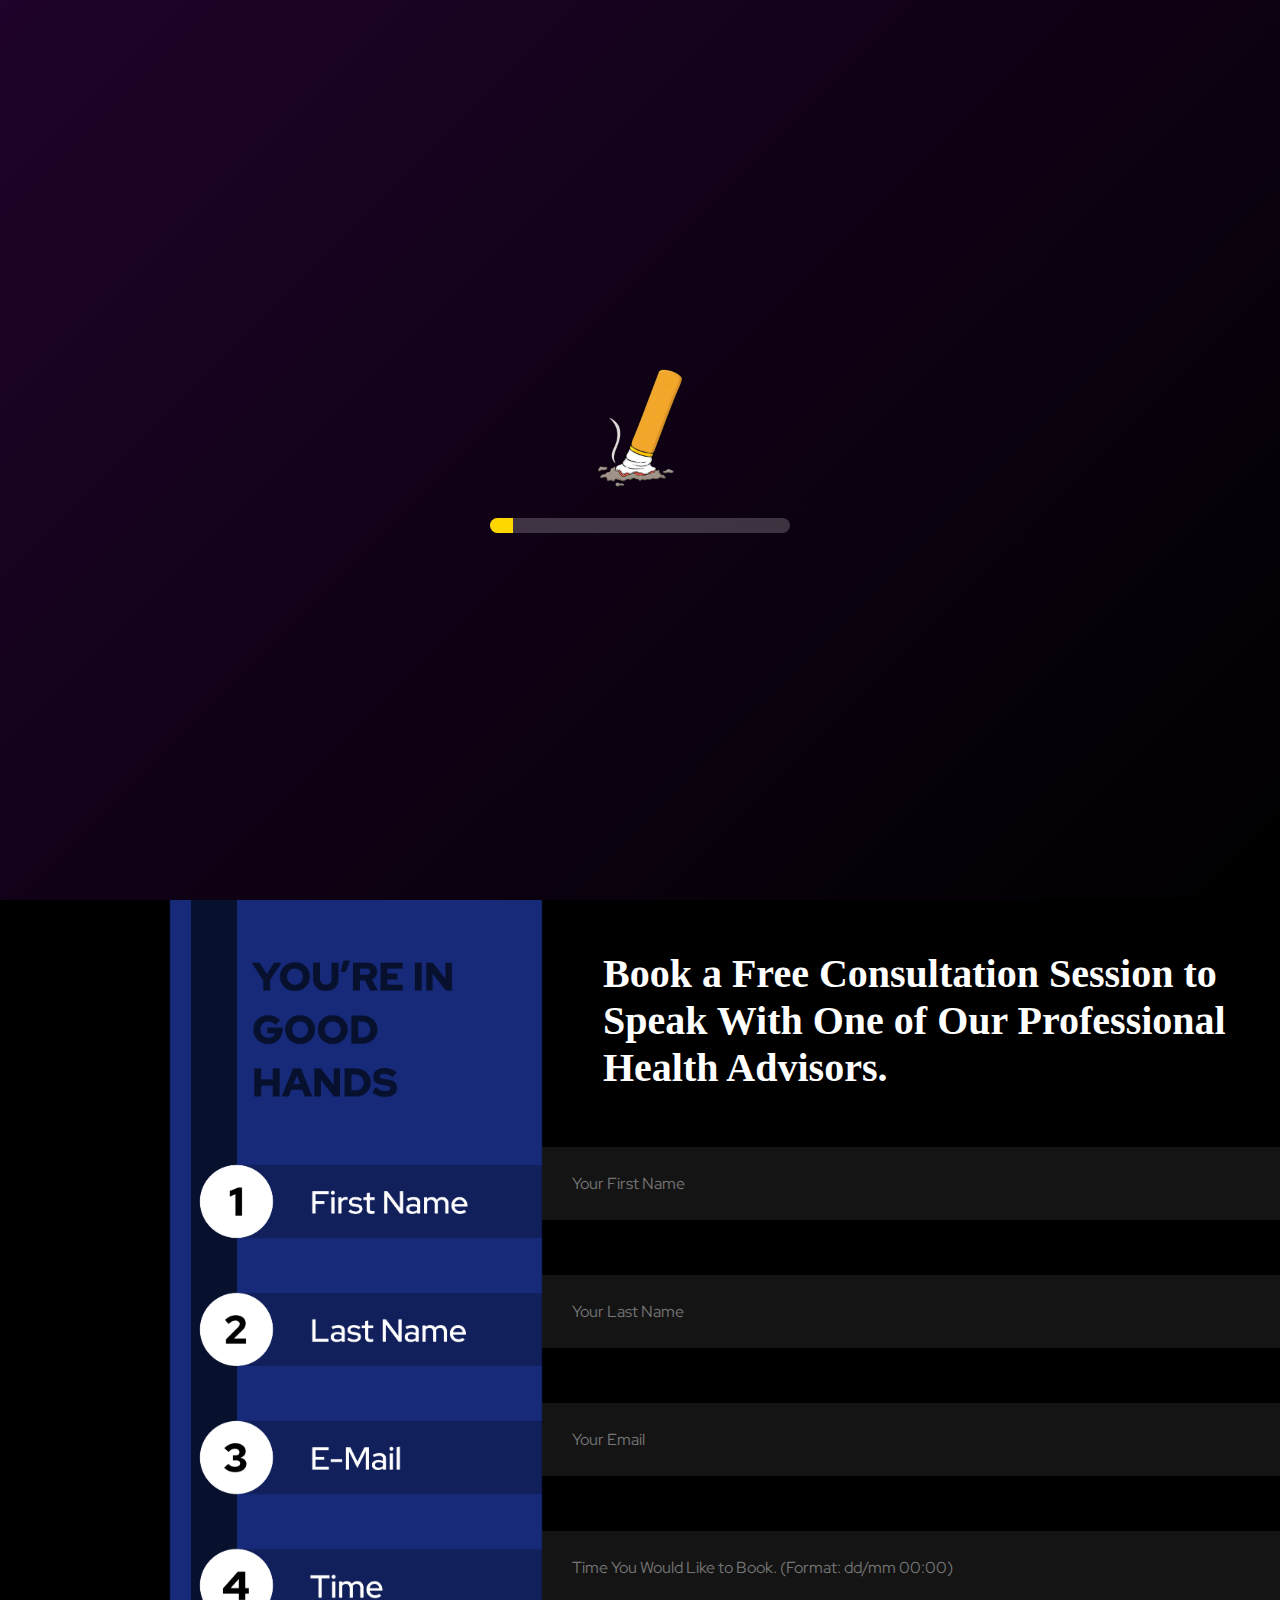
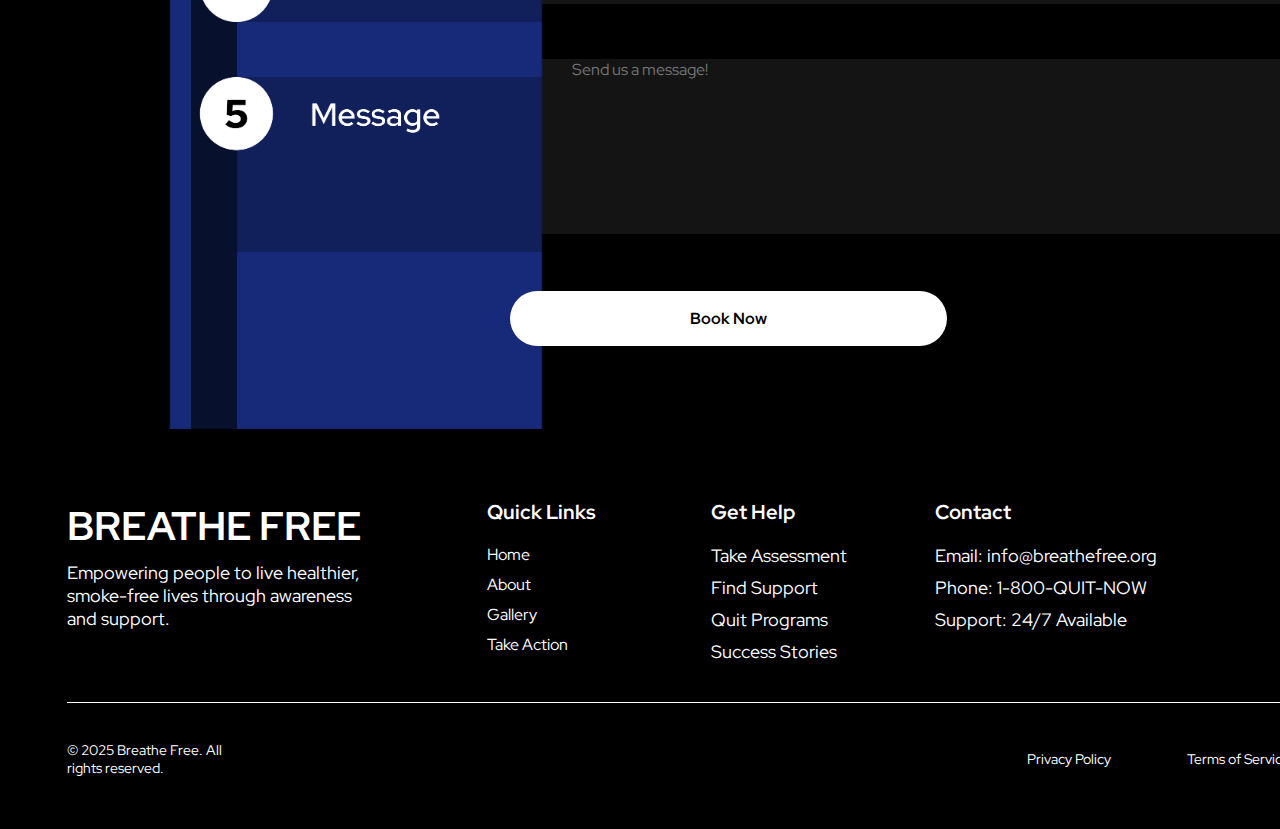
<file: takeaction.html>
<!DOCTYPE html>
<html lang="en">
<head>
    <meta charset="UTF-8">
    <meta name="viewport" content="width=device-width, initial-scale=1.0">
    <title>TAKE ACTION</title>
    <link rel="stylesheet" href="takeaction.css">
</head>

<header>
    <div class="navbtn">
        <div id="toggle-mode" class="dark_mode_btn"></div>
        <div class="language"></div>
    </div>
    <nav>
        <a href="home.html">Home</a>
        <a href="about.html">About</a>
        <a href="gallery.html">Gallery</a>
        <a href="takeaction.html">Take Action</a>
        <a href="#" id="contactBtn">Contact</a>
        <a href="index.html">Login</a>
    </nav>
</header>


<body>

        <div id="preloader">
  <div class="cookie"></div>
  <div class="progress-container">
    <div class="progress-bar" id="progress-bar"></div>
  </div>
</div>
    
    <main>
        
        <section class="hero">
            <article class="herocont">
                <h2 class="stop">STOP <span class="smoking">SMOKING</span></h2>
                <p>With us, you can achieve what once felt impossible. We’re here to support you every step of the way—tracking your progress, reminding you of how far you’ve come, and guiding you through any rough patches along the journey. Quitting smoking isn’t always easy, but you don’t have to do it alone. When cravings hit or motivation fades, we’ll be there to help you stay focused, regain confidence, and keep moving forward toward a healthier, smoke-free life.</p>
                <button class="herotext" id="takeActionBtn">TAKE ACTION</button>
            </article>

            <div id="scrollTopBtn">
            &#8679; 
            </div>

        </section>

        <section class="cont" id="cont">

            <h3 class="conttitle">Book a Free Consultation Session to Speak With One of Our Professional Health Advisors.</h3>

            <form id="contactForm">
            <input type="text" id="firstName" placeholder="Your First Name">
            <input type="text" id="lastName" placeholder="Your Last Name">
            <input type="email" id="email" placeholder="Your Email">
            <input type="tel" id="date" placeholder="Time You Would Like to Book. (Format: dd/mm 00:00)">
            <textarea id="message" placeholder="Send us a message!"></textarea>

            <p id="successMsg" style="display:none;">Message sent successfully!</p>
            </form>

            <!-- Button outside the form -->
            <button id="submitBtn">Book Now</button>




        </section>


    </main>

    <footer id="footer">
    <article class="footerlinks">
        <div class="footercont">
            <h5 class="footertitle">BREATHE FREE</h5>
            <p class="leftalign2">Empowering people to live healthier, smoke-free lives through awareness and support.</p>
        </div>
        <div class="footercont">
            <h5 class="linktiles">Quick Links</h5>
            <a href="home.html" class="leftalign">Home</a>
            <a href="about.html" class="leftalign">About</a>
            <a href="gallery.html" class="leftalign">Gallery</a>
            <a href="takeaction.html"class="leftalign">Take Action</a>
        </div>
        <div class="footercont">
            <h5 class="linktiles">Get Help</h5>
            <p class="leftalign">Take Assessment</p>
            <p class="leftalign">Find Support</p>
            <p class="leftalign">Quit Programs</p>
            <p class="leftalign">Success Stories</p>
        </div>
        <div class="footercont">
            <h5 class="linktiles">Contact</h5>
            <p class="leftalign">Email: info@breathefree.org</p>
            <p class="leftalign">Phone: 1-800-QUIT-NOW</p>
            <p class="leftalign">Support: 24/7 Available</p>
        </div>
    </article>
    <div class="line"></div>
    <article class="policy">
        <p class="terms mright">© 2025 Breathe Free. All rights reserved.</p>
        <p class="terms">Privacy Policy</p>
        <p class="terms">Terms of Service</p>
    </article>
</footer>

    <script src="takeaction.js"></script>

</body>





</html>
</file>
<file: style.css>
:root{
    --white: #ffffff;
    --black: #0b0b0b;

    --bg-main: #1F032A;
    --bg-card: rgba(255,255,255,0.06);

    --accent: #e8c8ff;
    --accent-strong: #c08bff;

    --error: #d52121;
}

@font-face {
    font-family: 'red';
    src: url(fonts/RedHatDisplay-VariableFont_wght.ttf);
}

*{
    margin: 0;
    padding: 0;
    box-sizing: border-box;
    font-family: 'red';
}

body{
    width: 100vw;
    height: 100vh;
    background: radial-gradient(circle at top, #3a0b4e, var(--bg-main));
    display: flex;
    flex-direction: column;
    align-items: center;
    justify-content: center;
    gap: 14px;
}

h1{
    color: var(--white);
    font-size: 64px;
    font-weight: 800;
    letter-spacing: 1px;
}

.herosub{
    color: var(--white);
    font-size: 26px;
    opacity: 0.9;
}

.hint{
    color: var(--white);
    font-size: 15px;
    opacity: 0.6;
    margin-bottom: 30px;
}


form{
    width: 480px;
    padding: 50px 40px;

    display: flex;
    flex-direction: column;
    gap: 18px;

    background: var(--bg-card);
    border-radius: 28px;
    backdrop-filter: blur(16px);

    box-shadow: 0 20px 60px rgba(0,0,0,0.45);
}

label{
    color: var(--accent);
    font-size: 18px;
    margin-left: 8px;
}

.input{
    width: 100%;
    height: 64px;
    padding: 0 24px;

    background: rgba(0,0,0,0.55);
    border: 1.5px solid rgba(255,255,255,0.3);
    border-radius: 40px;

    color: var(--white);
    font-size: 18px;

    outline: none;
    transition: all 0.3s ease;
}

.input::placeholder{
    color: rgba(255,255,255,0.5);
}

.input:focus{
    border-color: var(--accent);
    box-shadow: 0 0 14px rgba(232,200,255,0.45);
}

button{
    margin-top: 20px;
    height: 52px;
    border-radius: 999px;

    background: linear-gradient(135deg, var(--accent), var(--accent-strong));
    color: var(--black);

    font-size: 16px;
    font-weight: 800;
    letter-spacing: 1px;

    border: none;
    cursor: pointer;

    transition: transform 0.2s ease, box-shadow 0.2s ease;
}

button:hover{
    transform: translateY(-2px);
    box-shadow: 0 10px 30px rgba(232,200,255,0.4);
}

.error{
    margin-top: 10px;
    font-size: 20px;
    color: var(--error);
    text-align: center;
}

#preloader {
  position: fixed;
  top: 0;
  left: 0;
  width: 100vw;
  height: 100vh;
  background: linear-gradient(135deg, var(--purple), var(--black));
  display: flex;
  flex-direction: column;
  justify-content: center;
  align-items: center;
  z-index: 9999;
}


.cookie {
  width: 120px;
  height: 120px;
  background-image: url('assets/spinner.png');
  background-size: cover;
  background-position: center;
  margin-bottom: 30px;
}


.progress-container {
  width: 300px;
  height: 15px;
  background-color: rgba(255,255,255,0.2);
  border-radius: 10px;
  overflow: hidden;
}


.progress-bar {
  width: 0%;
  height: 100%;
  background-color: #FFD700;
  transition: width 0.2s ease;
}


@keyframes spin{
    to { transform: rotate(360deg); }
}
</file>
<file: about.css>
:root{
    --black: #000;
    --white: #fff;
    --purple: #1F032A;
    --lightputple: #420857;
    --lightgreen: #334A15;
    --darkgreen: #0B2D1D;
    --orange: #FFA736;
    --heroshadow: rgba(255, 255, 255, 0.25);
    --vid: rgba(0, 0, 0, 0.681);
    --lightgrey: #8F8F8F;
    --darkgrey: #282828;
    --grey: #3C3C3C;
}

body.light-mode{
    --black: #ffffff;
    --white: #000000;
    --purple: #FFC2E1;
    --lightputple: #D8A8FA;
    --lightgreen: #BEF631;
    --darkgreen: rgb(51, 159, 39);
    --orange: #FFA736;
    --heroshadow: rgba(255, 255, 255, 0.25);
    --vid: rgba(0, 0, 0, 0);
    --lightgrey: #8F8F8F;
    --darkgrey: #d4d4d4;
    --grey: #a8a8a8;
}

@font-face {
    font-family: 'red';
    src: url(fonts/RedHatDisplay-VariableFont_wght.ttf);
}

*{
    margin: 0;
    padding: 0;
    font-family: 'red';
}

body{
    width: 1440px;
    margin: 0 auto;
    height: auto;
    display: flex;
    align-items: center;
    flex-direction: column;
    background-color: var(--lightgrey);
    transition: all 0.3s ease;
}

main{
    display: flex;
    align-items: center;
    flex-direction: column;
        background-color: var(--lightgrey);
}

header{
    width: 1252px;
    height: 40px;
    padding: 42px 155px 0 33px;
    display: flex;
    align-items: center;
    flex-direction: row;
    justify-content: space-between;
    position: fixed;
    z-index: 999;
    transition: all 0.3s ease-in-out;
}

header.shrink{
    padding: 30px 501px 0 33px;
        width: 932px;
    height: 54px;
}

header.shrink nav{
    padding: 15px 25px;
    background: radial-gradient(231% 135.8% at 0.9% 2.98%, rgba(255, 255, 255, 0.40) 0%, rgba(255, 255, 255, 0.00) 100%);
    backdrop-filter: blur(23.049999237060547px);
    border-radius: 136px;
}

nav {
    width: 438px;
    height: auto;
    display: flex;
    align-items: center;
    flex-direction: row;
    justify-content: space-between;
    transition: all 0.3s ease-in-out;
}

nav a {
    color: var(--white);
    font-size: 18px;
    font-style: normal;
    font-weight: 400;
    line-height: normal;
    text-decoration: none;
    transition: all 0.3s ease;
}


nav a:hover {
    color: var(--white);
    font-weight: 700;
}

nav a.active {
    font-weight: 900;
}

.navbtn{
    width: 118px;
    height: 40px;
    display: flex;
    align-items: center;
    flex-direction: row;
    justify-content: space-between;
}

.dark_mode_btn{
    width: 70px;
    height: 40px;
    border-radius: 50px;
    display: flex;
    align-items: center;
    justify-content: center;
    background-image: url(assets/dark.png);
    background-size: cover;
}

body.light-mode .dark_mode_btn {
    background-image: url('assets/light.png');
}

.language{
    width: 38px;
    height: 38px;
    background-image: url(assets/langdark.png);
    background-size: cover;
}

body.light-mode .language {
    background-image: url('assets/language.png');
}

.hero{
    width: 1440px;
    height: 894px;
    background-image: url(assets/abouthero.png);
    background-size: cover;
    display: flex;
    align-items: flex-end;
    flex-direction: column;
}

.herocont{
    width: 479px;
    height: 682px;
    display: flex;
    align-items: center;
    flex-direction: column;
    padding: 98px 132px 88px 116px;
    background-image: url(assets/herocont.png);
    background-size: cover;
    margin-top: 19px;
}

body.light-mode .herocont {
    background-image: url('assets/homeherowhite.png'); /* light mode image */
}

h1{
    color: var(--white);
    font-size: 64px;
    font-style: normal;
    font-weight: 700;
    line-height: normal;
}

.marg{
    margin-bottom: 19px;
}

.herosub{
    color: var(--white);
    text-align: center;
    font-size: 36px;
    font-style: normal;
    font-weight: 500;
    line-height: normal;
    margin-bottom: 32px;
}

.padding{
    padding: 0 13px;
}

p{
    color: var(--white);
    text-align: center;
    font-size: 18px;
    font-style: normal;
    font-weight: 400;
    line-height: normal;
}


.herotext{
    padding: 18px 90px;
    color: var(--white);
    font-size: 18px;
    font-style: normal;
    font-weight: 700;
    line-height: normal;
    border-radius: 89px;
    border: 1px solid var(--white);
    background: var(--lightputple);
    box-shadow: 11px 11px 58.2px 0 rgba(0, 0, 0, 0.25);
    margin-top: 75px;
}

.sec1{
    width: 1440px;
    height: 1372px;
    background-color: var(--black);
}

.mission{
    width: 681px;
    height: 192px;
    background-color: var(--darkgrey);
    display: flex;
    align-items: flex-start;
    flex-direction: column;
    padding: 50px 46px 63px 46px;
    justify-content: space-between;
    float: left;
    margin: 148px 0 0 76px;
    border-radius: 20px;
}

h2{
    color: var(--white);
    font-size: 40px;
    font-style: normal;
    font-weight: 700;
    line-height: 72px; /* 180% */
}

p{
    color: var(--white);
font-size: 18px;
font-style: normal;
font-weight: 500;
line-height: normal;
text-align: left;
}

.op{
    opacity: 0.8;
}

.help{
    width: 383px;
    height: 293px;
    display: flex;
    align-items: flex-start;
    flex-direction: column;
    justify-content: space-between;
    float: left;
    margin-left: 37px;
    margin-top: 148px;
}

.s1titles{
    width: 639px;
    height: 85px;
    display: flex;
    align-items: flex-start;
    flex-direction: column;
    justify-content: space-between;
    float: left;
    margin: 37px 0 0 76px;
}

.s1sub{
    color: var(--white);
font-size: 24px;
font-style: normal;
font-weight: 400;
line-height: normal;
}

.tipsntricks{
    width: 1280px;
    height: 690px;
    padding: 35px 80px 0 80px;
    display: flex;
    align-items: center;
    flex-direction: row;
    justify-content: space-between;
    margin-top: 35px;
}

.textalign{
    text-align: center;
}

.card1,
.card2,
.card3,
.card4{
    width: 254px;
    height: 312px;
    display: flex;
    align-items: center;
    flex-direction: column;
    gap: 16px;
    padding: 338px 20.5px 43px 20.5px;
}

.card1{
    background-image: url(assets/tip1.png);
    background-size: cover;
}

.card2{
    background-image: url(assets/tip2.png);
    background-size: cover;
}

.card3{
    background-image: url(assets/tip3.png);
    background-size: cover;
}

.card4{
    background-image: url(assets/tip4.png);
    background-size: cover;
}

h3{
    color: var(--white);
text-align: center;
font-size: 24px;
font-style: normal;
font-weight: 700;
line-height: normal;
}

.sec2{
    width: 1440px;
    height: 1018px;
    display: flex;
    align-items: center;
    flex-direction: column;
    justify-content: space-around;
    background-color: var(--darkgrey);
}

.s2cont{
    width: 1280px;
    height: 272px;
    display: flex;
    align-items: flex-start;
    flex-direction: row;
    justify-content: space-between;
}

.abtcard{
    width: 380px;
    height: auto;
    flex-direction: column;
    display: flex;
    align-items: flex-start;
    justify-content: space-around;
    gap: 10px;
    background-image: url(assets/shadow.png);
    background-size: cover;
    border-radius: 20px;
border: 2px solid var(--white);
background: var(--black);
box-shadow: 0 10px 30px 0 rgba(0, 0, 0, 0.40);
}

.abtnm{
    color: var(--white);
font-size: 64px;
font-style: normal;
font-weight: 700;
line-height: 96px; /* 150% */
margin-top: 33.5px;
margin-left: 34px;
}

.abttitle{
    color: var(--white);
font-size: 24px;
font-style: normal;
font-weight: 700;
line-height: 36px; /* 150% */
margin-left: 34px;
}

.abtp{
    opacity: 0.8;
    width: 263px;
    font-size: 16px;
    margin-left: 34px;
    margin-bottom: 35px;
}

.abtp2{
    opacity: 0.8;
    width: 263px;
    font-size: 16px;
    margin-left: 25px;
}

.pfp{
    width: 80px;
    height: 80px;
    background-image: url(assets/profile.png);
    background-size: cover;
    margin: 25px 0 0 25px;
}

.time{
    color: var(--white);
    opacity: 0.6;
font-size: 14px;
font-style: normal;
font-weight: 400;
line-height: 21px; /* 150% */
margin: 0 0 25px 25px;
}

.name{
    margin: 0 0 0 25px;
}


.sec3{
    background-color: var(--grey);
    width: 1440px;
    height: auto;
    display: flex;
    flex-direction: column;
    align-items: center;
    justify-content: center;
}

/* Header */
.sec3-header{
    text-align: center;
    margin-bottom: 48px;
    margin-top: 77px;
}

.height{
        line-height: 50px;
}

.sec3-subtitle{
    margin-top: 12px;
    opacity: 0.8;
    color: var(--white);
text-align: center;
font-size: 24px;
font-style: normal;
font-weight: 400;
line-height: normal;
}

/* Grid */
.cards-container{
    display: grid;
    grid-template-columns: repeat(4, 1fr);
    grid-template-rows: repeat(2, auto);
    gap: 26px;
    width: 90%;
    margin-bottom: 80px;
}

/* Cards */
.info-card{
    background-color: var(--darkgrey);
    border-radius: 14px;
    padding: 28px;
    box-shadow: 0 6px 20px rgba(0,0,0,0.08);
    opacity: 0;
    transform: translateY(20px);
    animation: riseIn 0.8s ease forwards;
    transition: 
        box-shadow 0.3s ease,
        transform 0.3s ease;
}

/* Stagger */
.info-card:nth-child(1){ animation-delay: 0.1s; }
.info-card:nth-child(2){ animation-delay: 0.15s; }
.info-card:nth-child(3){ animation-delay: 0.2s; }
.info-card:nth-child(4){ animation-delay: 0.25s; }
.info-card:nth-child(5){ animation-delay: 0.3s; }
.info-card:nth-child(6){ animation-delay: 0.35s; }
.info-card:nth-child(7){ animation-delay: 0.4s; }
.info-card:nth-child(8){ animation-delay: 0.45s; }


.card-title{
    margin-bottom: 12px;
    color: var(--white);
    font-size: 24px;
    font-weight: 600;
}

.card-text {
    display: -webkit-box;
    -webkit-line-clamp: 2; 
    -webkit-box-orient: vertical;
    overflow: hidden;
    transition: all 0.3s ease;
    font-size: 18px;
    font-weight: 400;
    color: var(--lightgrey);
}

.cards-container.expanded .card-text {
    -webkit-line-clamp: unset;
}

.read-more {
    margin-top: 12px;
    display: inline-block;
    color: var(--white);
    font-size: 14px;
    cursor: pointer;
    opacity: 0.8;
}

.read-more:hover {
    opacity: 1;
    text-decoration: underline;
}

.info-card:hover{
    transform: translateY(-6px);
    box-shadow: 0 14px 32px rgba(0,0,0,0.14);
}


@keyframes riseIn{
    to{
        opacity: 1;
        transform: translateY(0);
    }
}


#preloader {
  position: fixed;
  top: 0;
  left: 0;
  width: 100vw;
  height: 100vh;
  background: linear-gradient(135deg, var(--purple), var(--black));
  display: flex;
  flex-direction: column;
  justify-content: center;
  align-items: center;
  z-index: 9999;
}


.cookie {
  width: 120px;
  height: 120px;
  background-image: url('assets/spinner.png');
  background-size: cover;
  background-position: center;
  margin-bottom: 30px;
}


.progress-container {
  width: 300px;
  height: 15px;
  background-color: rgba(255,255,255,0.2);
  border-radius: 10px;
  overflow: hidden;
}


.progress-bar {
  width: 0%;
  height: 100%;
  background-color: #FFD700;
  transition: width 0.2s ease;
}



@keyframes spin {
  to { transform: rotate(360deg); }
}


footer{
    width: 1307.887px;
    height: 278.4px;
    padding: 70px 66px 51.6px 67px;
    display: flex;
    align-items: flex-start;
    flex-direction: column;
    justify-content: space-between;
    background-color: var(--black);
}

.footerlinks{
    width: 1080px;
    height: auto;
    display: flex;
    align-items: flex-start;
    flex-direction: row;
    justify-content: space-between;
}

.footercont{
    height: auto;
    display: flex;
    align-items: flex-start;
    gap: 9px;
    flex-direction: column;

}

.footertitle{
    color: var(--white);
    font-size: 40px;
    font-style: normal;
    font-weight: 700;
    line-height: normal;
    
}

.slogan{
    color: var(--white);
font-size: 40px;
font-style: normal;
font-weight: 700;
line-height: normal;
}

.leftalign{
    text-align: left;
    width: 224px;
    color: var(--white);
    text-decoration: none;
}

.leftalign2{
    text-align: left;
    width: 300px;
    padding-right: 120px;
}

.linktiles{
    color: var(--white);
font-size: 20px;
font-style: normal;
font-weight: 700;
line-height: normal;
margin-bottom: 10px;
}

.line{
    background-color: var(--white);
    width: 1280px;
    height: 1px;
}

.policy{
    width: 1280px;
    display: flex;
    align-items: center;
    flex-direction: row;
    justify-content: space-between;
}

.terms{
    font-size: 14px;
    text-align: left;
}

.mright{
    margin-right: 800px;
}

#scrollTopBtn {
  position: fixed;
  bottom: 40px;
  right: 40px;
  width: 60px;
  height: 60px;
  background-color: var(--darkblu, var(--lightputple));
  color: var(--white, var(--white));
  border-radius: 50%;
  display: flex;
  justify-content: center;
  align-items: center;
  font-size: 30px;
  cursor: pointer;
  box-shadow: 0 6px 20px rgba(0,0,0,0.3);
  transition: transform 0.3s ease, opacity 0.3s ease;
  opacity: 0;
  z-index: 1000;
  right: 250px;
  border: 1px solid var(--white);
}

#scrollTopBtn:hover {
  transform: scale(1.1);
}


#scrollTopBtn.show {
  opacity: 1;
}
</file>
<file: gallery.css>
:root{
    --black: #000;
    --white: #fff;
    --purple: #1F032A;
    --lightputple: #9400D3;
    --green: #71DB5B;
    --yellowop: rgba(255, 217, 0, 0.08);
    --lightpurpleop:rgba(148, 0, 211, 0.08);
    --greenop: rgba(112, 219, 91, 0.08);
    --redop: rgba(255, 79, 120, 0.08);
    --yellow: #FFD700;
    --red: #FF4F79;
    --offwhite: rgba(255, 255, 255, 0.80);
    --offwhite2: rgba(255, 255, 255, 0.60);
    --offblack: rgba(0, 0, 0, 0.30);
    --offblack2: rgba(0, 0, 0, 0.10);
    --offblack3: rgba(0, 0, 0, 0.80);
    --offwhite3: rgba(255, 255, 255, 0.10);
    --offwhite4: rgba(255, 255, 255, 0.20);
}

body.light-mode{
    --black: #ffffff;
    --white: #000000;
    --purple: #FFC2E1;
        --lightputple: #431b60;
    --green: #2f6a24;
    --yellowop: rgba(255, 217, 0, 0.08);
    --lightpurpleop:rgba(148, 0, 211, 0.08);
    --greenop: rgba(112, 219, 91, 0.08);
    --redop: rgba(255, 79, 120, 0.08);
    --yellow: #736200;
    --red: #610e21;
    --lightgreen: #BEF631;
    --darkgreen: rgb(51, 159, 39);
    --orange: #FFA736;
    --heroshadow: rgba(255, 255, 255, 0.25);
    --vid: rgba(0, 0, 0, 0);
    --lightgrey: #8F8F8F;
    --darkgrey: #d4d4d4;
    --grey: #a8a8a8;
        --offwhite: rgba(0, 0, 0, 0.8);
    --offwhite2: rgba(0, 0, 0, 0.6);
    --offblack: rgba(255, 255, 255, 0.3);
    --offblack2: rgba(255, 255, 255, 0.1);
    --offblack3: rgba(255, 255, 255, 0.8);
    --offwhite3: rgba(0, 0, 0, 0.1);
    --offwhite4: rgba(0, 0, 0, 0.2);
}

@font-face {
    font-family: 'red';
    src: url(fonts/RedHatDisplay-VariableFont_wght.ttf);
}

*{
    margin: 0;
    padding: 0;
    font-family: 'red';
}

body{
    width: 1440px;
    margin: 0 auto;
    height: auto;
    display: flex;
    align-items: center;
    flex-direction: column;
    background-color: var(--purple);
}

main{
    display: flex;
    align-items: center;
    flex-direction: column;
    background-color: var(--purple);
}


header{
    padding: 30px 501px 0 33px;
        width: 932px;
    height: 54px;
    display: flex;
    align-items: center;
    flex-direction: row;
    justify-content: space-between;
    position: fixed;
    z-index: 999;
    transition: all 0.3s ease-in-out;
}


nav {
    width: 438px;
    height: auto;
    display: flex;
    align-items: center;
    flex-direction: row;
    justify-content: space-between;
    transition: all 0.3s ease-in-out;
    padding: 15px 25px;
    background: radial-gradient(231% 135.8% at 0.9% 2.98%, rgba(255, 255, 255, 0.40) 0%, rgba(255, 255, 255, 0.00) 100%);
    backdrop-filter: blur(23.05px);
    border-radius: 136px;
}

nav a {
    color: var(--white);
    font-size: 18px;
    font-style: normal;
    font-weight: 400;
    line-height: normal;
    text-decoration: none;
    transition: all 0.3s ease;
}


nav a:hover {
    color: var(--white);
    font-weight: 700;
}

nav a.active {
    font-weight: 900;
}

.navbtn{
    width: 118px;
    height: 40px;
    display: flex;
    align-items: center;
    flex-direction: row;
    justify-content: space-between;
}

.dark_mode_btn{
    width: 70px;
    height: 40px;
    border-radius: 50px;
    display: flex;
    align-items: center;
    justify-content: center;
    background-image: url(assets/dark.png);
    background-size: cover;
}

body.light-mode .dark_mode_btn {
    background-image: url('assets/light.png');
}

.language{
    width: 38px;
    height: 38px;
    background-image: url(assets/langdark.png);
    background-size: cover;
}

body.light-mode .language {
    background-image: url('assets/language.png');
}

.hero{
    padding: 153px 88px;
    width: 1264px;
height: 455px;
display: flex;
align-items: center;
flex-direction: row;
justify-content: space-between;
}

.heroimg {
    width: 525px;
    height: 455px;
    border-radius: 12px;
    border: 1px solid var(--white);
    overflow: hidden;
    background-color: lightgray;
    background-position: center;
    background-size: cover;
    background-repeat: no-repeat;
}

.herocont{
    width: 683px;
height: 430px;
display: flex;
align-items: flex-start;
flex-direction: column;
justify-content: space-between;
}

h1{
    color: var(--white);
font-size: 96px;
font-style: normal;
font-weight: 900;
line-height: 106.321px; /* 110.751% */
}

.herosub{
    color: var(--offwhite);
font-size: 40px;
font-style: normal;
font-weight: 500;
line-height: 61.171px; /* 152.927% */
}

.herop{
color: var(--offwhite2);
font-size: 24px;
font-style: normal;
font-weight: 400;
line-height: 38px; /* 158.333% */
width: 363px;
}



.slides {
    position: relative;
    width: 1440px;
    height: 344.7px;
    display: flex;
    align-items: center;
    justify-content: space-between;
      overflow: hidden;
      margin-bottom: 188px;
}

.popup,
.popup2,
.popup3,
.popup4 {
  position: absolute;
  width: 1296.411px;
  height: 302.496px;
  display: flex;
  flex-direction: column;
  justify-content: space-around;
  align-items: center;
  border-radius: 21.607px;
  transition: transform 0.6s ease, left 0.6s ease;
  left: 73.5px;
  margin-left: 73.5px;
}


.arrows{
    display: flex;
    width: 51.856px;
    height: 51.856px;
    justify-content: center;
    align-items: center;
    border-radius: 29000168px;
    border: 0.864px solid var(--offblack);
    background: var(--offblack2);
    margin: 10px;
}


.popup{
    border: 1.729px solid var(--lightputple);
    background-color: var(--lightpurpleop);
    display: flex;
}

.popup2{
    border: 1.729px solid var(--green);
    background-color: var(--greenop);
}

.popup3{
    border: 1.729px solid var(--yellow);
    background-color: var(--yellowop);
}

.popup4{
    border: 1.729px solid var(--red);
    background-color: var(--redop);
}

.putitle,
.putitle2,
.putitle3,
.putitle4{
text-align: center;
font-size: 103.713px;
font-style: normal;
font-weight: 900;
line-height: 155.569px; /* 150% */
margin-top: 20px;
}

.putitle{
    color: var(--lightputple);
}

.putitle2{
    color: var(--green);
}

.putitle3{
    color: var(--yellow);
}

.putitle4{
    color: var(--red);
}

.pusub{
    color: var(--white);
text-align: center;
font-size: 34.571px;
font-style: normal;
font-weight: 700;
line-height: 51.856px; /* 150% */
}

.putext{
    color: var(--white);
    opacity: 80%;
text-align: center;
font-size: 19.446px;
font-style: normal;
font-weight: 500;
line-height: 29.169px; /* 150% */
margin-bottom: 20px;
}

.btnbar{
    display: flex;
    width: 957px;
    height: 57px;
    justify-content: space-between;
    align-items: center;
    flex-direction: row;
}

.btns{
    color: var(--offwhite);
    text-align: center;
    font-size: 18.016px;
    font-style: normal;
    font-weight: 700;
    line-height: 27.024px; /* 150% */
    padding: 15px 24.5px;
    border-radius: 30225536px;
    border: 1.802px solid var(--offwhite4);
    background: var(--offwhite3);
    transition: all 0.3s ease;
}

.selectedbtn{
    background-color: var(--white);
    color: var(--purple);
    border: 1.802px solid var(--white);
}

.btns:hover{
        background-color: var(--offwhite);
    color: var(--purple);
    border: 1.802px solid var(--white);
}


.grid {
  display: flex;
  flex-direction: column;
  gap: 27px;
  width: 1368px;
  padding: 90px 36px;
}

.row {
  display: flex;
  gap: 27px;
}


.card {
  position: relative;
  display: flex;
  justify-content: space-between;
  align-items: center;
  flex-direction: column;
  border-radius: 10px;
  flex-shrink: 0;
  overflow: hidden;
}

h3{
    color: white;
font-size: 54.048px;
font-style: normal;
font-weight: 900;
line-height: 81.071px; /* 150% */
float: left;
position: absolute;
left: 30px;
top: 30px;
}

.cardbtn{
font-size: 13.512px;
font-style: normal;
font-weight: 700;
line-height: 20.268px; /* 150% */
letter-spacing: 0.676px;
text-transform: uppercase;
padding: 10px 19px;
border-radius: 50px;
position: absolute;
top: 30px;
right: 30px;
    border: 0.901px solid rgba(255, 255, 255, 0.30);
}

.btn1{
    color: #FF4F79;
background: rgba(255, 79, 121, 0.25);
}

.btn2{
    color: #FFD700;
    background: rgba(255, 215, 0, 0.25);
}

.btn3{
    color: #71DB5B;
background: rgba(113, 219, 91, 0.25);
}

.btn4{
    color: #9400D3;
background: rgba(148, 0, 211, 0.25);
}




.card-bg1,
.card-bg2,
.card-bg3,
.card-bg4,
.card-bg5,
.card-bg6,
.card-bg7,
.card-bg8 {
  position: absolute;
  top: 0;
  left: 0;
  width: 100%;
  height: 100%;
  background-size: cover;
  background-position: center;
  background-repeat: no-repeat;
  transition: transform 0.5s ease;
  z-index: 0; 
}

.card-bg1{
    background-image: url(assets/gall1.png);
}

.card-bg2{
    background-image: url(assets/gall2.png);
}

.card-bg3{
    background-image: url(assets/gall3.png);
}

.card-bg4{
    background-image: url(assets/gall4.png);
}

.card-bg5{
    background-image: url(assets/gall5.png);
}

.card-bg6{
    background-image: url(assets/gall6.png);
}

.card-bg7{
    background-image: url(assets/gall7.png);
}

.card-bg8{
    background-image: url(assets/gall8.png);
}

.card:hover .card-bg1,
.card:hover .card-bg2,
.card:hover .card-bg3,
.card:hover .card-bg4,
.card:hover .card-bg5,
.card:hover .card-bg6,
.card:hover .card-bg7,
.card:hover .card-bg8 {
  transform: scale(1.1);
}


.big {
  width: 903.185px;
  height: 562.995px;
}

.medium {
  width: 438.095px;
  height: 450.396px;
}

.small {
  width: 438.081px;
  height: 337.797px;
}

.cardcont{
    width: 100%;
    height: 100%;
    opacity: 0.8;
    background: linear-gradient(0deg, #000 0%, rgba(0, 0, 0, 0.50) 50%, rgba(0, 0, 0, 0.00) 100%);
    position: absolute;
    top: 0;
    left: 0;
    z-index: 3;
    display: flex;
    align-items: flex-start;
    flex-direction: column;
    gap: 10px;
    justify-content: flex-end;

}

.cardtitle{
    margin-left: 30px;

    color: #FFF;
    font-size: 34px;
    font-style: normal;
    font-weight: 700;
    line-height: 47.292px; /* 150% */

}

.cardtext{
    margin-bottom: -80px;
    margin-left: 30px;
    color: rgba(255, 255, 255, 0.90);
width: 350px;
font-size: 20px;
font-style: normal;
font-weight: 500;
line-height: 27.024px; /* 150% */
    transition: all 0.3s ease;
}

.card:hover .cardtext {
  margin-bottom: 30px;
}

.lightbox {
  position: fixed;
  top: 0;
  left: 0;
  width: 100%;
  height: 100%;
  background: rgba(0,0,0,0.85);
  display: none;
  justify-content: center;
  align-items: center;
  z-index: 1000;
}

.lightbox-img {
  width: 80%;
  max-width: 900px;
  height: 80%;
  background-position: center;
  background-size: contain;
  background-repeat: no-repeat;
  border-radius: 12px;
  box-shadow: 0 6px 20px rgba(0,0,0,0.4);
  transition: transform 0.3s ease;
}

#lightboxClose {
  position: absolute;
  top: 20px;
  right: 30px;
  font-size: 40px;
  color: #fff;
  cursor: pointer;
}



#preloader {
  position: fixed;
  top: 0;
  left: 0;
  width: 100vw;
  height: 100vh;
  background: linear-gradient(135deg, var(--purple), var(--black));
  display: flex;
  flex-direction: column;
  justify-content: center;
  align-items: center;
  z-index: 9999;
}


.cookie {
  width: 120px;
  height: 120px;
  background-image: url('assets/spinner.png');
  background-size: cover;
  background-position: center;
  margin-bottom: 30px;
}


.progress-container {
  width: 300px;
  height: 15px;
  background-color: rgba(255,255,255,0.2);
  border-radius: 10px;
  overflow: hidden;
}


.progress-bar {
  width: 0%;
  height: 100%;
  background-color: #FFD700;
  transition: width 0.2s ease;
}



@keyframes spin {
  to { transform: rotate(360deg); }
}


footer{
    width: 1307.887px;
    height: 278.4px;
    padding: 70px 66px 51.6px 67px;
    display: flex;
    align-items: flex-start;
    flex-direction: column;
    justify-content: space-between;
    background-color: var(--black);
}

.footerlinks{
    width: 1080px;
    height: auto;
    display: flex;
    align-items: flex-start;
    flex-direction: row;
    justify-content: space-between;
}

.footercont{
    height: auto;
    display: flex;
    align-items: flex-start;
    gap: 9px;
    flex-direction: column;

}

.footertitle{
    color: var(--white);
    font-size: 40px;
    font-style: normal;
    font-weight: 700;
    line-height: normal;
    
}

.slogan{
    color: var(--white);
font-size: 40px;
font-style: normal;
font-weight: 700;
line-height: normal;
}

.leftalign{
    text-align: left;
    width: 224px;
    color: var(--white);
    text-decoration: none;
}

.leftalign2{
    text-align: left;
    width: 300px;
    padding-right: 120px;
}

.linktiles{
    color: var(--white);
font-size: 20px;
font-style: normal;
font-weight: 700;
line-height: normal;
margin-bottom: 10px;
}

.line{
    background-color: var(--white);
    width: 1280px;
    height: 1px;
}

.policy{
    width: 1280px;
    display: flex;
    align-items: center;
    flex-direction: row;
    justify-content: space-between;
}

.terms{
    font-size: 14px;
    text-align: left;
}

.mright{
    margin-right: 800px;
}

#scrollTopBtn {
  position: fixed;
  bottom: 40px;
  right: 40px;
  width: 60px;
  height: 60px;
  background-color: var(--darkblu, var(--lightputple));
  color: var(--white, var(--white));
  border-radius: 50%;
  display: flex;
  justify-content: center;
  align-items: center;
  font-size: 30px;
  cursor: pointer;
  box-shadow: 0 6px 20px rgba(0,0,0,0.3);
  transition: transform 0.3s ease, opacity 0.3s ease;
  opacity: 0;
  z-index: 1000;
  right: 250px;
  border: 1px solid var(--white);
}

#scrollTopBtn:hover {
  transform: scale(1.1);
}


#scrollTopBtn.show {
  opacity: 1;
}
</file>
<file: home.css>
:root{
    --black: #000;
    --white: #fff;
    --purple: #1F032A;
    --lightputple: #420857;
    --lightgreen: #334A15;
    --darkgreen: #0B2D1D;
    --orange: #FFA736;
    --heroshadow: rgba(255, 255, 255, 0.25);
    --vid: rgba(0, 0, 0, 0.681);
}

body.light-mode{
    --black: #ffffff;
    --white: #000000;
    --purple: #FFC2E1;
    --lightputple: #D8A8FA;
    --lightgreen: #BEF631;
    --darkgreen: rgb(51, 159, 39);
    --orange: #FFA736;
    --heroshadow: rgba(255, 255, 255, 0.25);
    --vid: rgba(0, 0, 0, 0.79);
}

@font-face {
    font-family: 'red';
    src: url(fonts/RedHatDisplay-VariableFont_wght.ttf);
}

*{
    margin: 0;
    padding: 0;
    font-family: 'red';
}

body{
    width: 1440px;
    margin: 0 auto;
    height: auto;
    display: flex;
    align-items: center;
    flex-direction: column;
    background-color: var(--purple);
}

main{
    display: flex;
    align-items: center;
    flex-direction: column;
        background-color: var(--purple);
}

header{
    width: 1252px;
    height: 40px;
    padding: 42px 155px 0 33px;
    display: flex;
    align-items: center;
    flex-direction: row;
    justify-content: space-between;
    position: fixed;
    z-index: 999;
    transition: all 0.3s ease-in-out;
}

header.shrink{
    padding: 30px 501px 0 33px;
        width: 932px;
    height: 54px;
}

header.shrink nav{
    padding: 15px 25px;
    background: radial-gradient(231% 135.8% at 0.9% 2.98%, rgba(255, 255, 255, 0.40) 0%, rgba(255, 255, 255, 0.00) 100%);
    backdrop-filter: blur(23.049999237060547px);
    border-radius: 136px;
}

nav {
    width: 438px;
    height: auto;
    display: flex;
    align-items: center;
    flex-direction: row;
    justify-content: space-between;
    transition: all 0.3s ease-in-out;
}

nav a {
    color: var(--white);
    font-size: 18px;
    font-style: normal;
    font-weight: 400;
    line-height: normal;
    text-decoration: none;
    transition: all 0.3s ease;
}


nav a:hover {
    color: var(--white);
    font-weight: 700;
}

nav a.active {
    font-weight: 900;
}

.navbtn{
    width: 118px;
    height: 40px;
    display: flex;
    align-items: center;
    flex-direction: row;
    justify-content: space-between;
}

.dark_mode_btn{
    width: 70px;
    height: 40px;
    border-radius: 50px;
    display: flex;
    align-items: center;
    justify-content: center;
    background-image: url(assets/dark.png);
    background-size: cover;
}

body.light-mode .dark_mode_btn {
    background-image: url('assets/light.png');
}

.language{
    width: 38px;
    height: 38px;
    background-image: url(assets/langdark.png);
    background-size: cover;
}

body.light-mode .language {
    background-image: url('assets/language.png');
}

.hero{
    width: 1440px;
    height: 894px;
    background-image: url(assets/homehero.png);
    background-size: cover;
    display: flex;
    align-items: flex-end;
    flex-direction: column;
}

body.light-mode .herocont {
    background-image: url('assets/homeherowhite.png');
}

.herocont{
    width: 479px;
    height: 682px;
    display: flex;
    align-items: center;
    flex-direction: column;
    padding: 98px 132px 88px 116px;
    background-image: url(assets/herocont.png);
    background-size: cover;
    margin-top: 19px;
}

h1{
    color: var(--white);
    font-size: 64px;
    font-style: normal;
    font-weight: 700;
    line-height: normal;
}

.marg{
    margin-bottom: 19px;
}

.herosub{
    color: var(--white);
    text-align: center;
    font-size: 36px;
    font-style: normal;
    font-weight: 500;
    line-height: normal;
    margin-bottom: 32px;
}

.padding{
    padding: 0 13px;
}

p{
    color: var(--white);
    text-align: center;
    font-size: 18px;
    font-style: normal;
    font-weight: 400;
    line-height: normal;
}


.herotext{
    padding: 18px 90px;
    color: var(--white);
    font-size: 18px;
    font-style: normal;
    font-weight: 700;
    line-height: normal;
    border-radius: 89px;
    border: 1px solid var(--white);
    background: var(--lightputple);
    box-shadow: 11px 11px 58.2px 0 rgba(0, 0, 0, 0.25);
    margin-top: 75px;
    cursor: pointer;
}

.sec1{
    width: 1320px;
    height: 625px;
    display: flex;
    align-items: center;
    flex-direction: row;
    padding: 116px 60px 84px 60px;
    justify-content: space-between;
    background-color: var(--black);
}

.s1cont{
    width: 625px;
    height: 625px;
    border-radius: 10px;
    display: flex;
    align-items: flex-start;
    flex-direction: column;
    justify-content: space-between;
}

h2{
    color: var(--white);
font-size: 40px;
font-style: normal;
font-weight: 700;
line-height: normal;
}

.s1sub{
    color: var(--white);
    font-size: 24px;
    font-style: normal;
    font-weight: 500;
    line-height: normal;
    width: 379px;
    text-align: left;
}

.cardgrid {
  display: grid;
  grid-template-columns: repeat(2, 295px); 
  grid-template-rows: repeat(2, 218px);  
  column-gap: 35px;
  row-gap: 28px;
  margin-top: 45px;
}

.card {
  width: 258px;
  height: 190px;
  padding: 14px 16px 14px 21px;
  background-color: var(--lightputple);
  border-radius: 10px;
    border: 1px solid var(--white);
    box-shadow: 11px 11px 58.2px 0 rgba(0, 0, 0, 0.25);
    display: flex;
    align-items: center;
    flex-direction: row;
    justify-content: space-between;
}

.cardtext{
    width: 110px;
    text-align: left;
}

.cardimg{
    width: 125px;
height: 190px;
border-radius: 4px;
}

.card2img{
    width: 100%;
    height: 100%;
}

.sec2{
    width: 1339.11px;
    height: 687px;
    display: flex;
    align-items: center;
    flex-direction: column;
    padding: 62px 50.5px;
    justify-content: space-between;
}

.stats{
    width: 1339.11px;
height: 580px;
background-image: url(assets/stats.png);
background-size: cover;
}

.sec3{
    width: 1342px;
height: 800px;
padding: 98px 49px;
background-color: var(--black);
display: flex;
align-items: flex-start;
justify-content: space-between;
flex-direction: column;
}

.s3cont{
    width: 100%;
    display: flex;
    align-items: center;
    flex-direction: row;
    justify-content: space-between;
    height: auto;
    margin-bottom: 20px;
}

.bigvideomask {
  width: 699px;
  height: 491px;
  border-radius: 20px;
  border: 3px solid var(--white);
}

.bigvideo {
  width: 100%;
  height: 100%;
opacity: 50%;
  border-radius: 20px;
  border: 2px solid var(--white);
}

.s3text{
    width: 610px;
    height: 491px;
    display: flex;
    align-items: flex-start;
    flex-direction: column;
    justify-content: space-between;
}

.s3p{
    font-size: 20px;
    text-align: left;
}

.s3btn{
    padding: 7px 134px;
    border-radius: 37px;
border: 1px solid var(--white);
background: var(--black);
    font-size: 20px;
    color: var(--white);
font-size: 20px;
font-style: normal;
font-weight: 600;
line-height: normal;
}

button{
    transition: all 0.3s ease;
}

button:hover{
    background-color: var(--white);
    color: var(--black);
    transform: translateY(-5px);
}

.videomask{
    width: 417px;
    height: 161px;
    border-radius: 11px;
    border: 1px solid var(--white);
    display: flex;
    align-items: center;
    justify-content: center;
    position: relative;
    overflow: hidden;
    transition: all 0.3s ease;
}

.videomask:hover .vid1{
    transform: scale(1.2);
}

.videomask:hover .vid2{
    transform: scale(1.2);
}

.videomask:hover .vid3{
    transform: scale(1.2);
}

.vid1{
    width: 100%;
    height: 100%;
    background-image: url(assets/mind.gif);
    background-size: cover;
    background-position: center;
    opacity: 32%;
        transition: all 0.3s ease;
}

.vid2{
    width: 330%;
    height: 330%;
    opacity: 50%;
    transform-origin: center;
        transition: all 0.3s ease;
}

.vid3 {
    width: 100%;
    height: 100%;
    background-image: url(assets/body.gif);
    background-size: cover;
    background-position: center;
    opacity: 32%;
        transition: all 0.3s ease;
}


.vidtitle{
    position: absolute;
    width: 100%;
    z-index: 3;
    left: 155px;
}

.sec4{ 
    padding: 91px 21px;
    width: 1345px;
    height: 839px;
    display: flex;
    align-items: center;
}

.arrow1,
.arrow2{
width: 63.5px;
height: 127px;
    background-size: cover;
    border: none;
    cursor: pointer;
}

.arrow1:hover,
.arrow2:hover{
    filter: drop-shadow(0 0 10px rgba(82, 82, 82, 0.6));
        background-color: rgba(0, 0, 0, 0);
}


.arrow1{
    background-image: url(assets/left.png);
    background-color: rgba(0, 0, 0, 0);
}

.arrow2{
    background-image: url(assets/right.png);
        background-color: rgba(0, 0, 0, 0);
}

.imageslides{
    width: 1217px;
    height: 839px;
    border-radius: 20px;
    overflow: hidden;
    position: relative;
}

.slides-track{
    display: flex;
    width: 100%;
    height: 100%;
    transition: transform 0.6s ease-in-out;
        position: absolute;
    inset: 0;
    z-index: 1;
}

.slide{
    min-width: 100%;
    height: 100%;
    background-size: cover;
    background-position: center;
}

.slide1{ background-image: url(assets/slider1.jpg); }
.slide2{ background-image: url(assets/slider2.jpg); }
.slide3{ background-image: url(assets/slider3.jpg); }
.slide4{ background-image: url(assets/slider4.jpg); }
.slide5{ background-image: url(assets/slider5.jpg); }
.slide6{ background-image: url(assets/slider6.jpg); }
.slide7{ background-image: url(assets/slider7.jpg); }

.overlay-content{
    position: relative;
    inset: 0;
    z-index: 2;
    display: flex;
    align-items: center;
    justify-content: center;
    flex-direction: column;
    margin-top: 191px;
}


.slidestitle{
    width: 614px;
    height: 238px;
text-align: center;
font-size: 96px;
font-style: normal;
font-weight: 900;
line-height: 115.591%;
    color: rgb(0, 0, 0);
    -webkit-text-stroke: 1px rgb(255, 255, 255);
}

.slidessub{
text-align: center;
font-size: 40px;
font-style: normal;
font-weight: 600;
line-height: 115.591%;
    color: rgb(0, 0, 0);
    -webkit-text-stroke: 1px rgb(255, 255, 255);
}

.sec6{
    width: 1000px;
    display: flex;
    align-items: center;
    flex-direction: column;
    justify-content: space-between;
    height: 238.94px;
    background-color: var(--black);
    padding: 120px 220.5px;
}

.s6text{
    color: var(--white);
text-align: center;
font-size: 24px;
font-style: normal;
font-weight: 500;
line-height: 33.78px; /* 140.749% */
}

.btnsdiv{
    width: auto;
    display: flex;
    align-items: center;
    flex-direction: row;
    justify-content: space-between;
    gap: 18px;
}

.btn2{
    background-color: var(--black);
}

.sec5{
    height: 588px;
    width: 1280px;
    display: flex;
    align-items: center;
    flex-direction: column;
    justify-content: space-between;
    padding: 70px 80px 92px 80px;
}

.s5cont{
    width: 100%;
    height: auto;
    display: flex;
    align-items: center;
    flex-direction: row;
    justify-content: space-between;
}

.card2{
    width: 380px;
    height: 331px;
    display: flex;
    align-items: center;
    flex-direction: column;
    justify-content: space-between;

}

.card22imgdiv{
    width: 100%;
    height: 240px;
    display: flex;
    align-items: center;
    flex-direction: column;
    justify-content: space-around;
    gap: 4px;
        border: 0.8px solid var(--white);
    background: var(--lightputple);
    box-shadow: 0 10px 30px 0 rgba(0, 0, 0, 0.40);
        border-radius: 15px;
        transition: all 0.3s ease;
}

.card22imgdiv:hover .card22img{
    scale: 1.03;
}

.card22img{
    height: 180px;
    width: 340px;
    border-radius: 10px;
    margin-top: 15px;
            transition: all 0.3s ease;
}

.card22title{
    color: var(--white);
text-align: center;
font-size: 24px;
font-style: normal;
font-weight: 700;
line-height: normal;
margin-bottom: 9px;
}

.card22p{
    width: 292px;
}

.s5btn{
    padding: 20px 104px;
    width: 392px;
height: 61px;
display: flex;
align-items: center;
flex-direction: column;
justify-content: space-between;
background-color: var(--black);
border-radius: 20px;
border: 1.6px solid var(--white);
box-shadow: 0 10px 40px 0 rgba(0, 0, 0, 0.50);
}

.btntxt{
    font-weight: 300;
}



#preloader {
  position: fixed;
  top: 0;
  left: 0;
  width: 100vw;
  height: 100vh;
  background: linear-gradient(135deg, var(--purple), var(--black));
  display: flex;
  flex-direction: column;
  justify-content: center;
  align-items: center;
  z-index: 9999;
}


.cookie {
  width: 120px;
  height: 120px;
  background-image: url('assets/spinner.png');
  background-size: cover;
  background-position: center;
  margin-bottom: 30px;
}


.progress-container {
  width: 300px;
  height: 15px;
  background-color: rgba(255,255,255,0.2);
  border-radius: 10px;
  overflow: hidden;
}


.progress-bar {
  width: 0%;
  height: 100%;
  background-color: #FFD700;
  transition: width 0.2s ease;
}



@keyframes spin {
  to { transform: rotate(360deg); }
}


footer{
    width: 1307.887px;
    height: 278.4px;
    padding: 70px 66px 51.6px 67px;
    display: flex;
    align-items: flex-start;
    flex-direction: column;
    justify-content: space-between;
    background-color: var(--black);
}

.footerlinks{
    width: 1080px;
    height: auto;
    display: flex;
    align-items: flex-start;
    flex-direction: row;
    justify-content: space-between;
}

.footercont{
    height: auto;
    display: flex;
    align-items: flex-start;
    gap: 9px;
    flex-direction: column;

}

.footertitle{
    color: var(--white);
    font-size: 40px;
    font-style: normal;
    font-weight: 700;
    line-height: normal;
    
}

.slogan{
    color: var(--white);
font-size: 40px;
font-style: normal;
font-weight: 700;
line-height: normal;
}

.leftalign{
    text-align: left;
    width: 224px;
    color: var(--white);
    text-decoration: none;
}

.leftalign2{
    text-align: left;
    width: 300px;
    padding-right: 120px;
}

.linktiles{
    color: var(--white);
font-size: 20px;
font-style: normal;
font-weight: 700;
line-height: normal;
margin-bottom: 10px;
}

.line{
    background-color: var(--white);
    width: 1280px;
    height: 1px;
}

.policy{
    width: 1280px;
    display: flex;
    align-items: center;
    flex-direction: row;
    justify-content: space-between;
}

.terms{
    font-size: 14px;
    text-align: left;
}

.mright{
    margin-right: 800px;
}

#scrollTopBtn {
  position: fixed;
  bottom: 40px;
  right: 40px;
  width: 60px;
  height: 60px;
  background-color: var(--darkblu, var(--lightputple));
  color: var(--white, var(--white));
  border-radius: 50%;
  display: flex;
  justify-content: center;
  align-items: center;
  font-size: 30px;
  cursor: pointer;
  box-shadow: 0 6px 20px rgba(0,0,0,0.3);
  transition: transform 0.3s ease, opacity 0.3s ease;
  opacity: 0;
  z-index: 1000;
  right: 250px;
  border: 1px solid var(--white);
}

#scrollTopBtn:hover {
  transform: scale(1.1);
}


#scrollTopBtn.show {
  opacity: 1;
}
</file>
<file: takeaction.css>
:root{
    --black: #000;
    --white: #fff;
    --purple: #1F032A;
    --lightputple: #9400D3;
    --green: #334A15;
    --yellowop: rgba(255, 217, 0, 0.08);
    --lightpurpleop:rgba(148, 0, 211, 0.08);
    --greenop: rgba(112, 219, 91, 0.08);
    --redop: rgba(255, 79, 120, 0.08);
    --yellow: #FFD700;
    --red: #FF4F79;
    --offwhite: rgba(255, 255, 255, 0.80);
    --offwhite2: rgba(255, 255, 255, 0.60);
    --offblack: rgba(0, 0, 0, 0.30);
    --offblack2: rgba(0, 0, 0, 0.10);
    --offblack3: rgba(0, 0, 0, 0.80);
    --offwhite3: rgba(255, 255, 255, 0.10);
    --offwhite4: rgba(255, 255, 255, 0.20);
    --whitegreen: #F1FFCC;
    --darkblu: #060F2E;
    --formbg: rgba(255, 255, 255, 0.08);
}

body.light-mode{
        --formbg: rgba(0, 0, 0, 0.08);
    --whitegreen: #192103;
        --darkblu: #677ecf;
    --black: #ffffff;
    --white: #000000;
    --purple: #FFC2E1;
        --lightputple: #431b60;
    --green: #BEF631;
    --yellowop: rgba(255, 217, 0, 0.08);
    --lightpurpleop:rgba(148, 0, 211, 0.08);
    --greenop: rgba(112, 219, 91, 0.08);
    --redop: rgba(255, 79, 120, 0.08);
    --yellow: #736200;
    --red: #610e21;
    --lightgreen: #BEF631;
    --darkgreen: rgb(51, 159, 39);
    --orange: #FFA736;
    --heroshadow: rgba(255, 255, 255, 0.25);
    --vid: rgba(0, 0, 0, 0);
    --lightgrey: #8F8F8F;
    --darkgrey: #d4d4d4;
    --grey: #a8a8a8;
        --offwhite: rgba(0, 0, 0, 0.8);
    --offwhite2: rgba(0, 0, 0, 0.6);
    --offblack: rgba(255, 255, 255, 0.3);
    --offblack2: rgba(255, 255, 255, 0.1);
    --offblack3: rgba(255, 255, 255, 0.8);
    --offwhite3: rgba(0, 0, 0, 0.1);
    --offwhite4: rgba(0, 0, 0, 0.2);
}

@font-face {
    font-family: 'red';
    src: url(fonts/RedHatDisplay-VariableFont_wght.ttf);
}

*{
    margin: 0;
    padding: 0;
    font-family: 'red';
}

body{
    width: 1440px;
    margin: 0 auto;
    height: auto;
    display: flex;
    align-items: center;
    flex-direction: column;
    background-color: var(--green);
}

main{
    display: flex;
    align-items: center;
    flex-direction: column;
    background-color: var(--green);
}



header{
    padding: 30px 501px 0 33px;
        width: 932px;
    height: 54px;
    display: flex;
    align-items: center;
    flex-direction: row;
    justify-content: space-between;
    position: fixed;
    z-index: 999;
    transition: all 0.3s ease-in-out;
}


nav {
    width: 438px;
    height: auto;
    display: flex;
    align-items: center;
    flex-direction: row;
    justify-content: space-between;
    transition: all 0.3s ease-in-out;
    padding: 15px 25px;
    background: radial-gradient(231% 135.8% at 0.9% 2.98%, rgba(255, 255, 255, 0.40) 0%, rgba(255, 255, 255, 0.00) 100%);
    backdrop-filter: blur(23.05px);
    border-radius: 136px;
}

nav a {
    color: var(--white);
    font-size: 18px;
    font-style: normal;
    font-weight: 400;
    line-height: normal;
    text-decoration: none;
    transition: all 0.3s ease;
}


nav a:hover {
    color: var(--white);
    font-weight: 700;
}

nav a.active {
    font-weight: 900;
}

.navbtn{
    width: 118px;
    height: 40px;
    display: flex;
    align-items: center;
    flex-direction: row;
    justify-content: space-between;
}

.dark_mode_btn{
    width: 70px;
    height: 40px;
    border-radius: 50px;
    display: flex;
    align-items: center;
    justify-content: center;
    background-image: url(assets/dark.png);
    background-size: cover;
}

body.light-mode .dark_mode_btn {
    background-image: url('assets/light.png');
}

.language{
    width: 38px;
    height: 38px;
    background-image: url(assets/langdark.png);
    background-size: cover;
}

body.light-mode .language {
    background-image: url('assets/language.png');
}

.hero{
    width: 1440px;
    height: 891px;
    background-image: url(assets/takeactionhero.png);
    background-size: cover;
    display: flex;
    align-items: center;
    flex-direction: row;
    justify-content: flex-end;
}

.herocont{
    margin-right: 59px;
    width: 627px;
height: 629px;
display: flex;
flex-direction: column;
align-items: flex-end;
justify-content: space-between;
}

.stop{
    color: white;
text-align: right;
font-size: 240px;
font-style: normal;
font-weight: 900;
line-height: 102.017%; /* 244.84px */
text-align: right;
  line-height: 0.6; 
}

.smoking{
    margin-top: -100px;
    color: #FFF;
font-size: 128px;
font-style: normal;
font-weight: 900;
line-height: 102.017%;
text-align: right;
}

p{
    text-align: right;
    color: var(--whitegreen);
text-align: right;
font-size: 18px;
font-style: normal;
font-weight: 400;
line-height: normal;
width: 575px;
}

.herotext{
    padding: 18px 90px;
    color: var(--white);
    font-size: 18px;
    font-style: normal;
    font-weight: 700;
    line-height: normal;
    border-radius: 89px;
    border: 1px solid var(--white);
    background: var(--darkblu);
    box-shadow: 11px 11px 58.2px 0 rgba(0, 0, 0, 0.25);
    width: 320px;
}

.cont{
    width: 1440px;
height: 1138px;
background-color: var(--black);
background-image: url(assets/contact.png);
background-size: cover;
}

body.light-mode .cont {
    background-image: url('assets/contactwhite.png');
    background-size: cover;
}

.conttitle{
    width: 679px;
    color: var(--white);
font-family: "Red Hat Display";
font-size: 40px;
font-style: normal;
font-weight: 600;
line-height: normal;
margin-top: 59px;
margin-left: 603px;
}


form {
  width: 791px;
  height: 687px;
  display: flex;
      align-items: flex-start;
  flex-direction: column;
  justify-content: space-between;
  margin-top: 56px;
  margin-left: 542px;
}

form input {
  width: 791px;
  height: 73px;
  border-radius: 0 40px 40px 0;
    background: var(--formbg);
    font-size: 16px;
}

form textarea {
  width: 791px;
  height: 175px;
  font-size: 16px;
    border-radius: 0 40px 40px 0;
    background: var(--formbg);
    font-size: 16px;
  resize: none;
}

button {
  background-color: var(--white);
  color: var(--black);
  padding: 17px 180px;
  border: none;
font-size: 20px;
font-style: normal;
font-weight: 700;
line-height: normal;
  border-radius: 50px;
  cursor: pointer;
  font-size: 16px;
  transition: background 0.3s, color 0.3s;
  margin-left: 510px;
  margin-top: 57px;
}


form input,
form textarea {
  color: var(--white);
    outline: none;
      border: none;
}


input:focus,
textarea:focus {
  border-top: 1px solid var(--white);
  border-right: 1px solid var(--white);
  border-bottom: 1px solid var(--white);
  border-left: none;
}

input,
textarea {
  padding-left: 30px;
}


#preloader {
  position: fixed;
  top: 0;
  left: 0;
  width: 100vw;
  height: 100vh;
  background: linear-gradient(135deg, var(--purple), var(--black));
  display: flex;
  flex-direction: column;
  justify-content: center;
  align-items: center;
  z-index: 9999;
}


.cookie {
  width: 120px;
  height: 120px;
  background-image: url('assets/spinner.png');
  background-size: cover;
  background-position: center;
  margin-bottom: 30px;
}


.progress-container {
  width: 300px;
  height: 15px;
  background-color: rgba(255,255,255,0.2);
  border-radius: 10px;
  overflow: hidden;
}


.progress-bar {
  width: 0%;
  height: 100%;
  background-color: #FFD700;
  transition: width 0.2s ease;
}


@keyframes spin {
  to { transform: rotate(360deg); }
}


footer{
    width: 1307.887px;
    height: 278.4px;
    padding: 70px 66px 51.6px 67px;
    display: flex;
    align-items: flex-start;
    flex-direction: column;
    justify-content: space-between;
    background-color: var(--black);
}

.footerlinks{
    width: 1080px;
    height: auto;
    display: flex;
    align-items: flex-start;
    flex-direction: row;
    justify-content: space-between;
}

.footercont{
    height: auto;
    display: flex;
    align-items: flex-start;
    gap: 9px;
    flex-direction: column;

}

.footertitle{
    color: var(--white);
    font-size: 40px;
    font-style: normal;
    font-weight: 700;
    line-height: normal;
    
}

.slogan{
    color: var(--white);
font-size: 40px;
font-style: normal;
font-weight: 700;
line-height: normal;
}

.leftalign{
    text-align: left;
    width: 224px;
    color: var(--white);
    text-decoration: none;
}

.leftalign2{
    text-align: left;
    width: 300px;
    padding-right: 120px;
    color: var(--white);
}

.linktiles{
    color: var(--white);
font-size: 20px;
font-style: normal;
font-weight: 700;
line-height: normal;
margin-bottom: 10px;
}

.line{
    background-color: var(--white);
    width: 1280px;
    height: 1px;
}

.policy{
    width: 1280px;
    display: flex;
    align-items: center;
    flex-direction: row;
    justify-content: space-between;
}

.terms{
    font-size: 14px;
    text-align: left;
    color: var(--white);
}

.mright{
    margin-right: 800px;
}

#scrollTopBtn {
  position: fixed;
  bottom: 40px;
  right: 40px;
  width: 60px;
  height: 60px;
  background-color: var(--darkblu, var(--lightputple));
  color: var(--white, var(--white));
  border-radius: 50%;
  display: flex;
  justify-content: center;
  align-items: center;
  font-size: 30px;
  cursor: pointer;
  box-shadow: 0 6px 20px rgba(0,0,0,0.3);
  transition: transform 0.3s ease, opacity 0.3s ease;
  opacity: 0;
  z-index: 1000;
  right: 250px;
  border: 1px solid var(--white);
}

#scrollTopBtn:hover {
  transform: scale(1.1);
}


#scrollTopBtn.show {
  opacity: 1;
}
</file>
